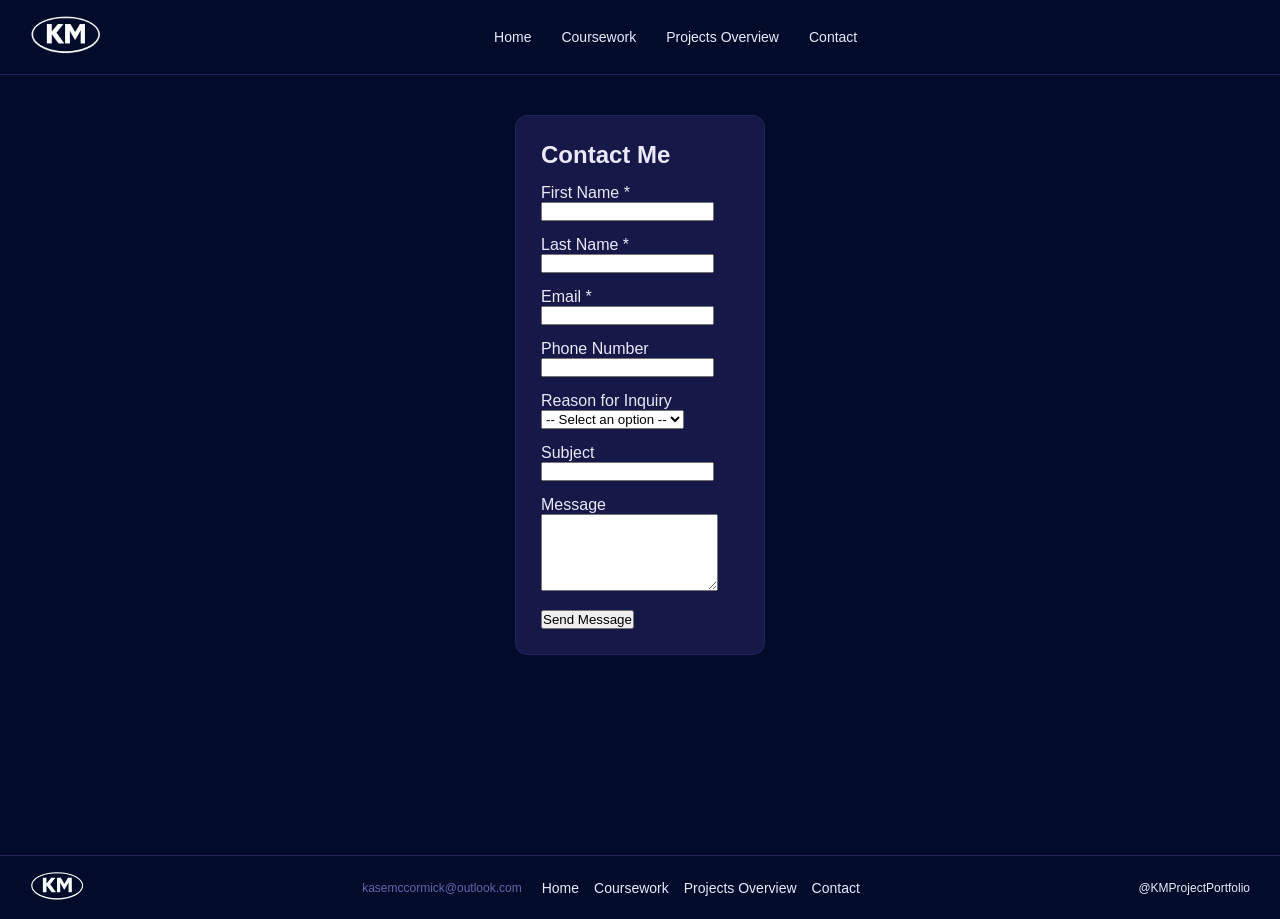
<file: contact.html>
<!DOCTYPE html>
<html lang="en">
<head>
    <meta charset="UTF-8">
    <meta name="description" content="Kase McCormick is a data analytics and science professional with hands on experience on developing Power Apps and Power BI projects.">
    <meta name="viewport" content="width=device-width, initial-scale=1.0">
    <title>Kase's Project Portfolio</title>
    <link rel="stylesheet" href="style.css">
</head>
<body>
    <header>
        <div class="logo"><img src="logo.png" alt="KM Logo"></div>
        <nav>
            <ul>
                <li><a href="index.html">Home</a></li>
                <li><a href="coursework.html">Coursework</a></li>
                <li class="dropdown">
                    <a href="projectsoverview.html" class="dropdown-toggle">Projects Overview</a>
                    <ul class="dropdown-menu">
                        <li><a href="powerapp.html">Power App Development</a></li>
                        <li><a href="powerbi.html">Power BI Development</a></li>
                    </ul>
                </li>
                <li><a href="contact.html">Contact</a></li>
            </ul>
        </nav>
        <!--
        <div class="search">
            <input type="text" placeholder="Search...">
        </div>
        -->
    </header>

<div class="container">
    <main>
<section id="contact" class=".contact-selection">


  <form class="contact-form" action="#" method="post" enctype="text/plain">
      <h2>Contact Me</h2>
    <!-- Name -->
    <div>
      <label for="first-name">First Name *</label><br>
      <input type="text" id="first-name" name="first-name" required>
    </div>

    <div>
      <label for="last-name">Last Name *</label><br>
      <input type="text" id="last-name" name="last-name" required>
    </div>

    <!-- Email -->
    <div>
      <label for="email">Email *</label><br>
      <input type="email" id="email" name="email" required>
    </div>

    <!-- Phone -->
    <div>
      <label for="phone">Phone Number</label><br>
      <input type="tel" id="phone" name="phone">
    </div>

    <!-- Reason for Inquiry -->
    <div>
      <label for="reason">Reason for Inquiry</label><br>
      <select id="reason" name="reason">
        <option value="">-- Select an option --</option>
        <option value="job">Job Opportunity</option>
        <option value="freelance">Freelance Work</option>
        <option value="collaboration">Collaboration</option>
        <option value="question">General Question</option>
      </select>
    </div>

    <!-- Subject -->
    <div>
      <label for="subject">Subject</label><br>
      <input type="text" id="subject" name="subject">
    </div>

    <!-- Message -->
    <div>
      <label for="message">Message</label><br>
      <textarea id="message" name="message" rows="5" required></textarea>
    </div>

    <!-- Submit -->
    <div>
      <button type="submit">Send Message</button>
    </div>

  </form>
  </section>
  </main>
  </div>
      <footer>
        <div class="footer-left"><img src="logo.png" alt="KM Logo"></div>
        <div class="footer-center">
            <a href="mailto:kasemccormick@outlook.com">kasemccormick@outlook.com</a>
            <nav>
                <a href="index.html">Home</a>
                <a href="coursework.html">Coursework</a>
                <a href="projectsoverview.html">Projects Overview</a>
                <a href="contact.html">Contact</a>
            </nav>
        </div>
        <div class="footer-right">@KMProjectPortfolio</div>
    </footer>
</body>
</html>
</file>
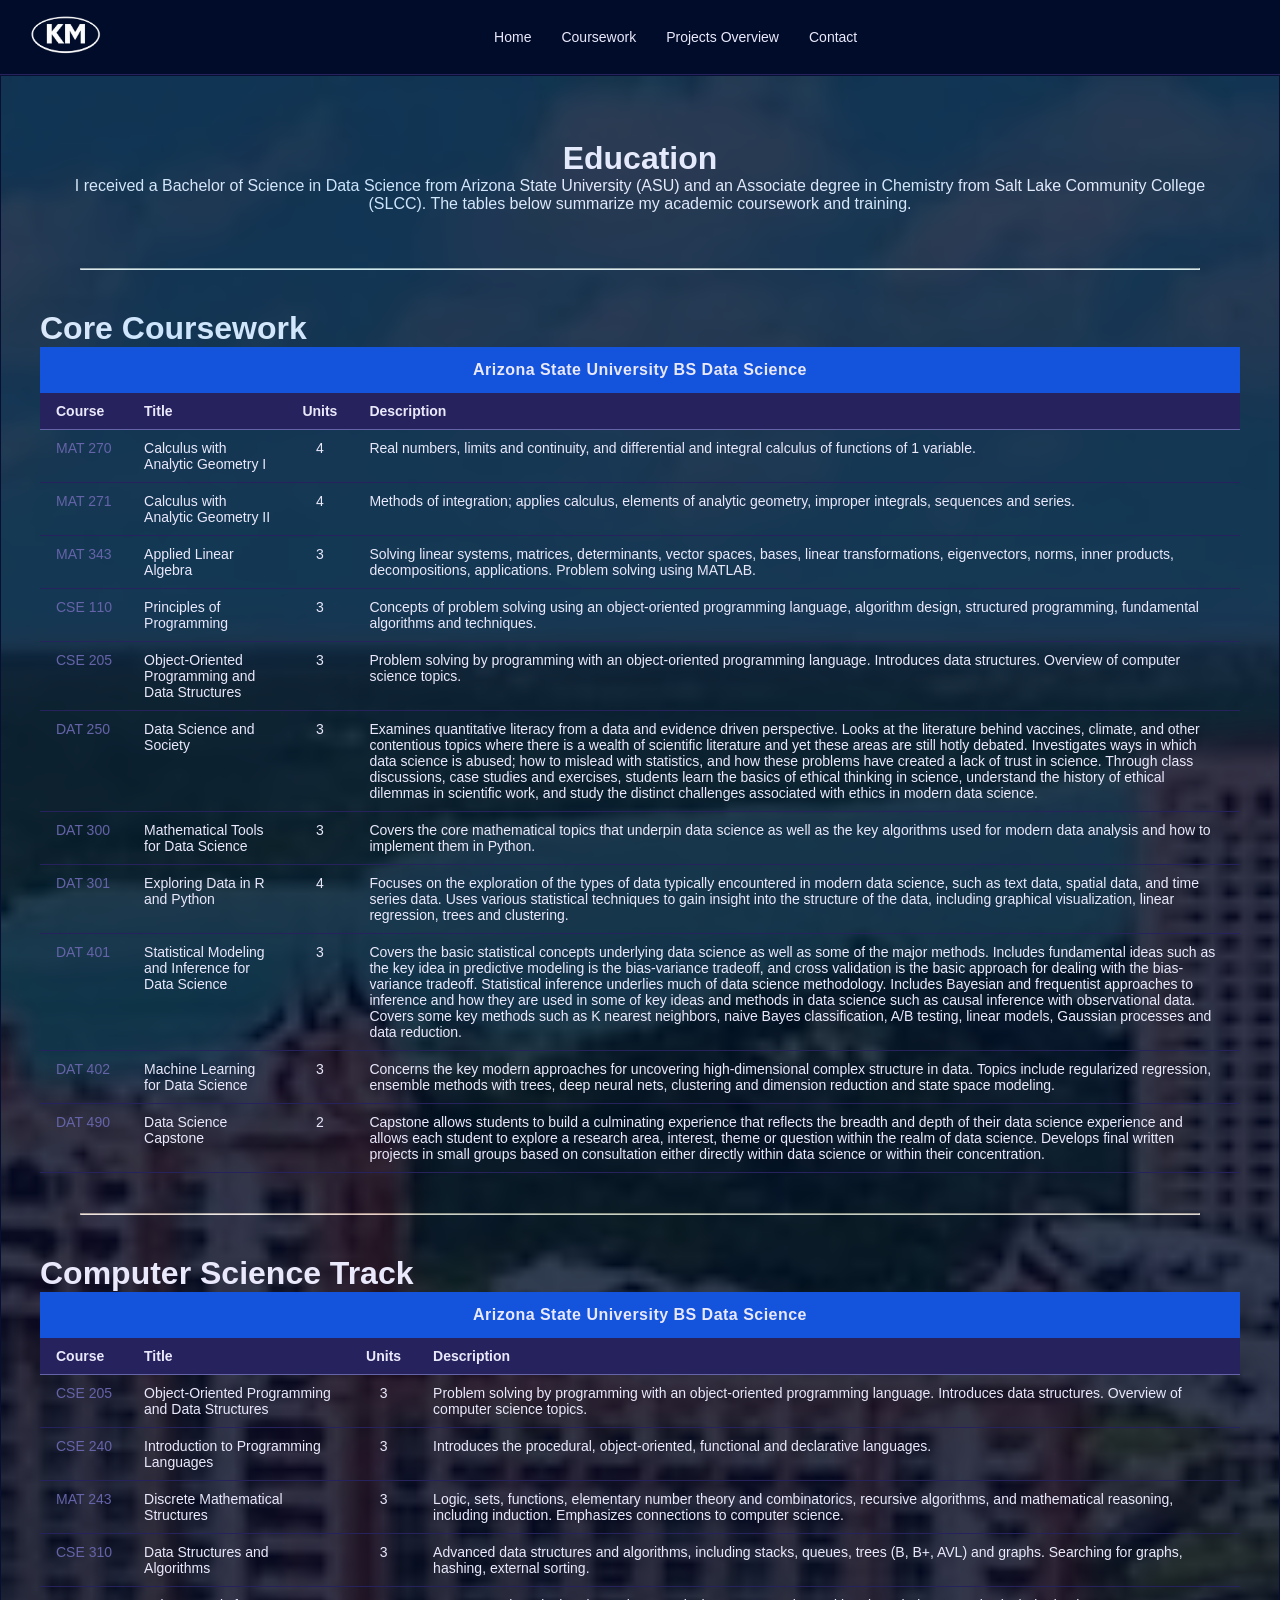
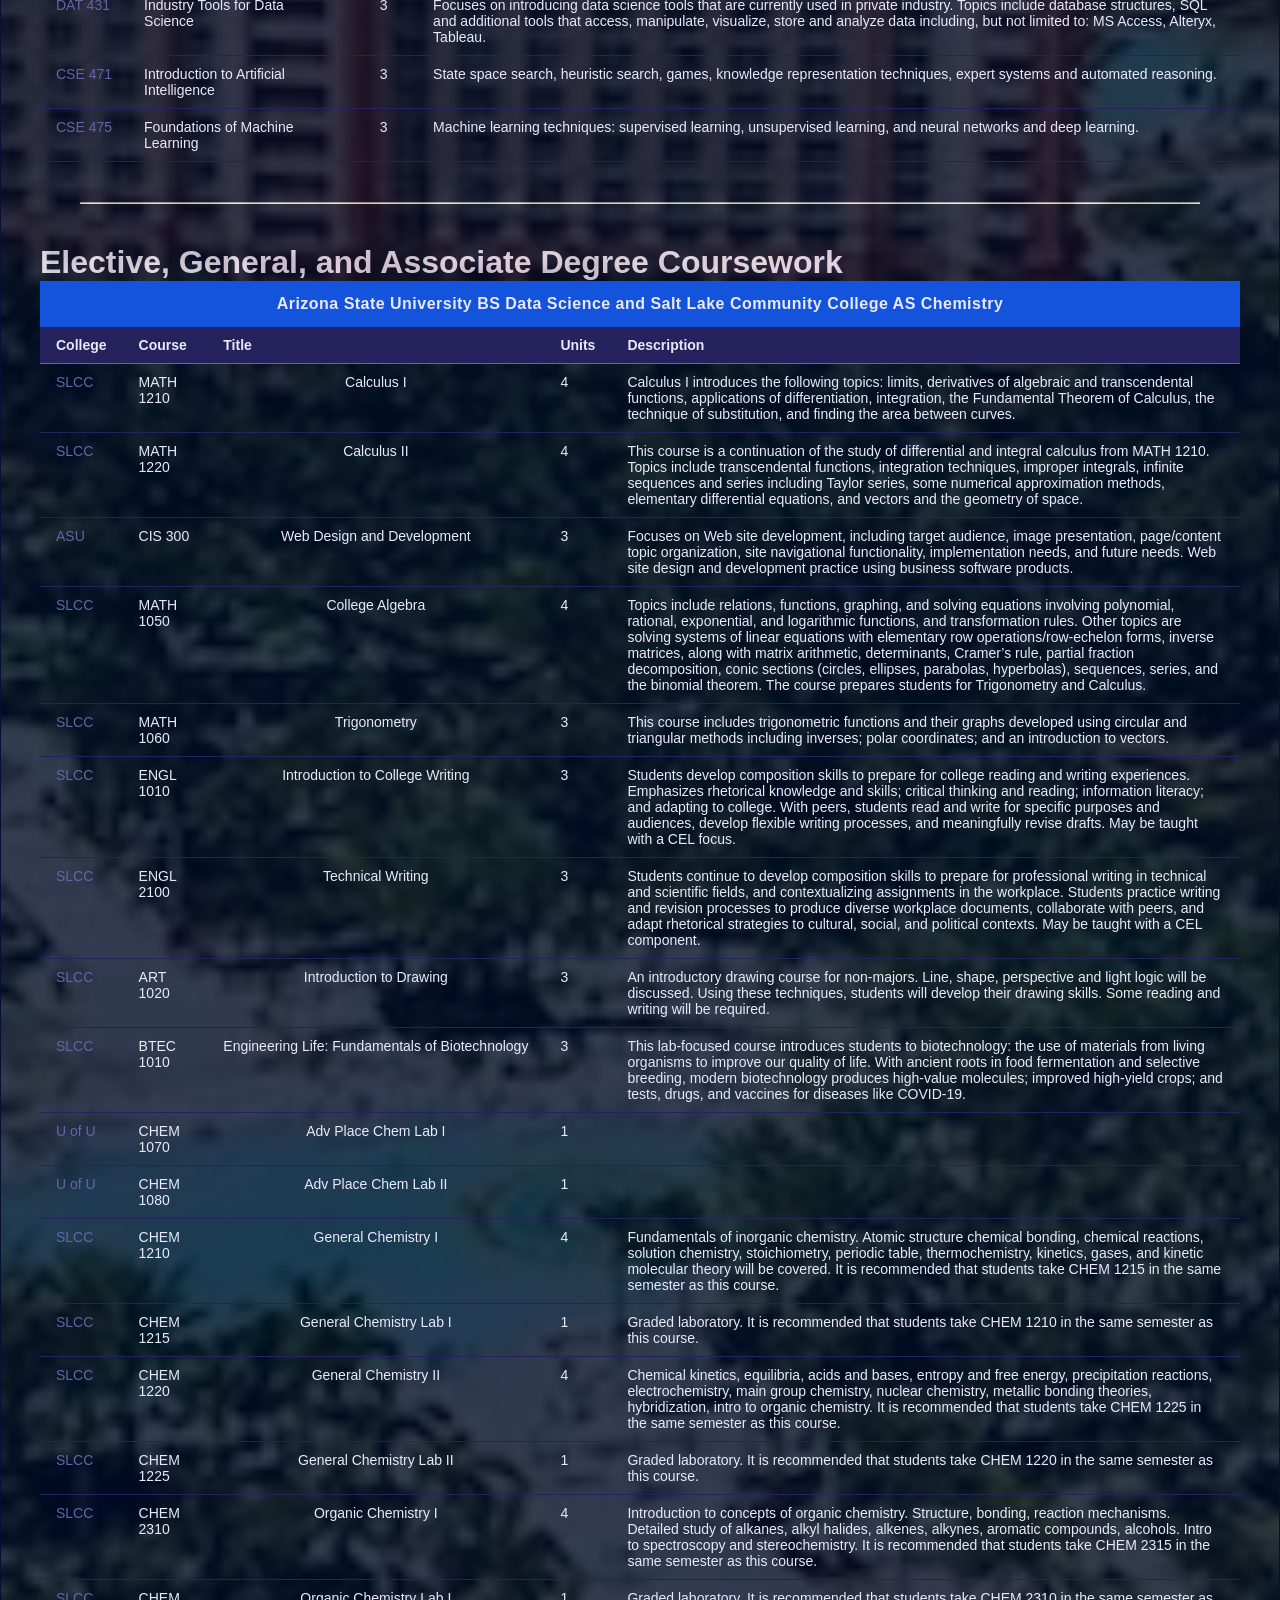
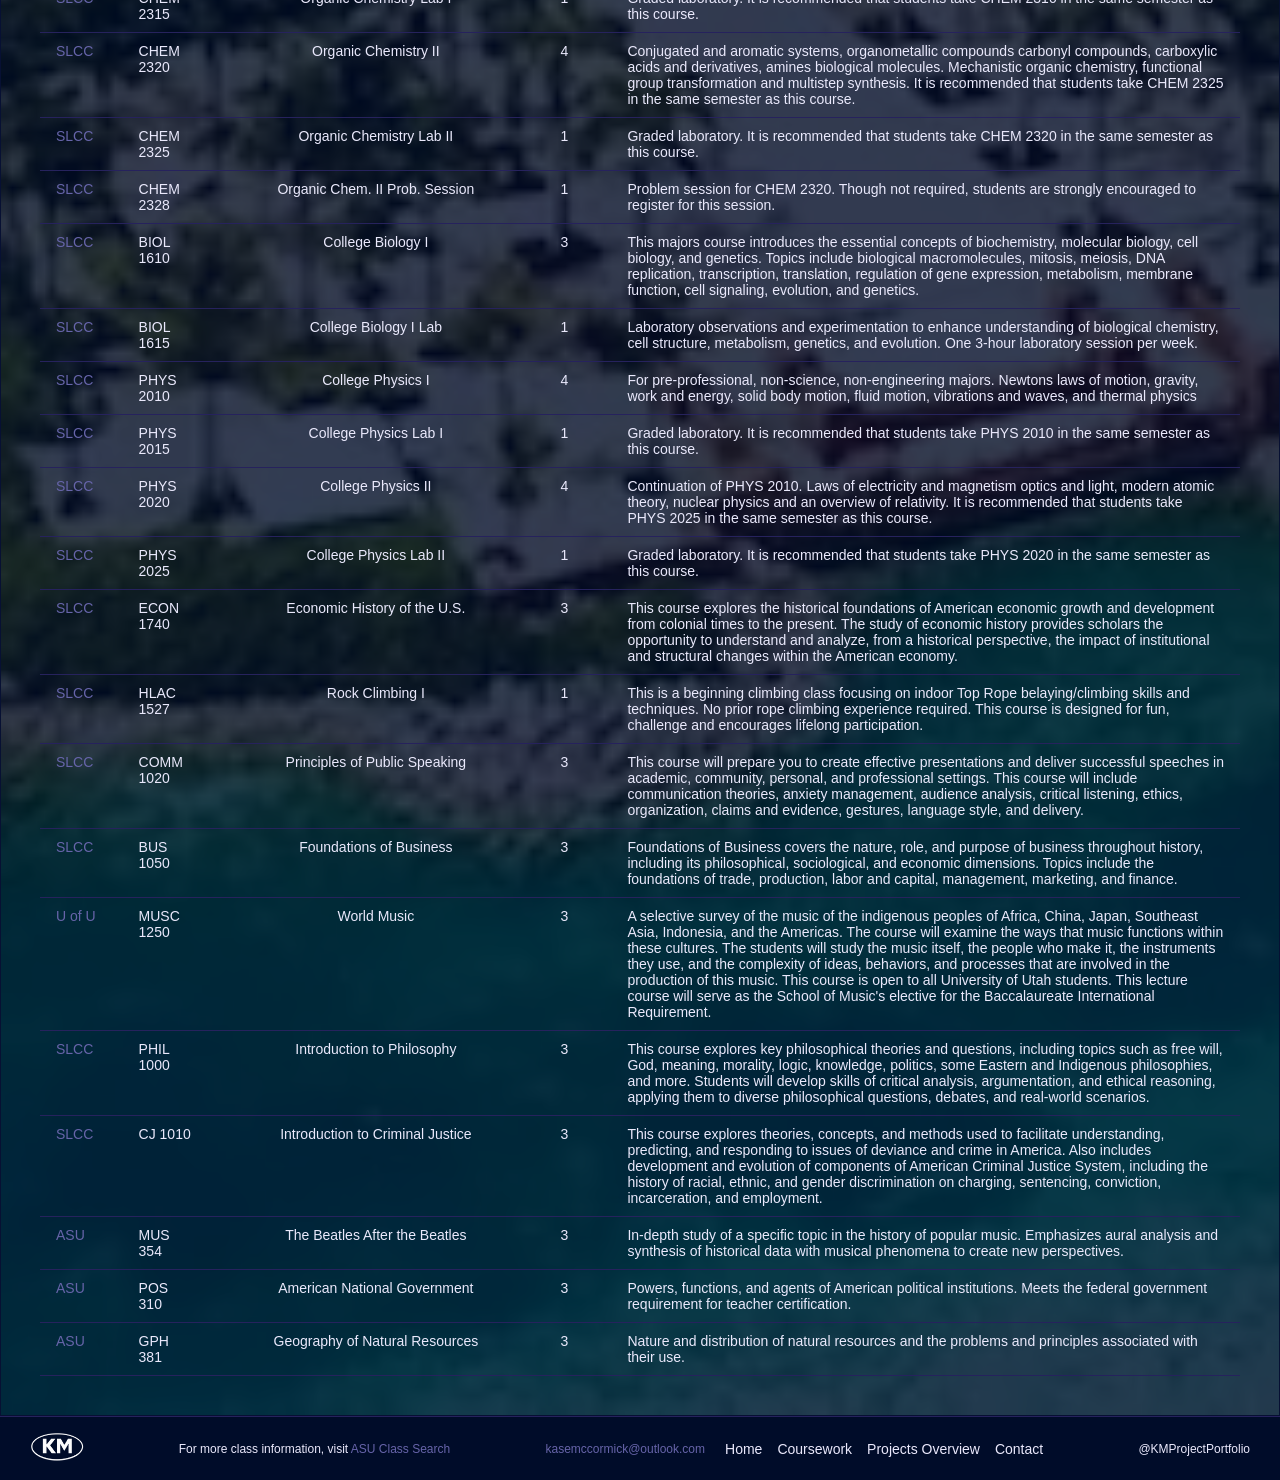
<file: coursework.html>
<!DOCTYPE html>
<html lang="en">
<head>
    <meta charset="UTF-8">
    <meta name="description" content="Kase McCormick is a data analytics and science professional with hands on experience on developing Power Apps and Power BI projects.">
    <meta name="viewport" content="width=device-width, initial-scale=1.0">
    <title>Coursework | Kase's Project Portfolio</title>
    <link rel="stylesheet" href="style.css">
</head>
<body>

    <header>
        <div class="logo"><img src="logo.png" alt="KM Logo"></div>
        <nav>
            <ul>
                <li><a href="index.html">Home</a></li>
                <li><a href="coursework.html">Coursework</a></li>
                <li class="dropdown">
                    <a href="projectsoverview.html" class="dropdown-toggle">Projects Overview</a>
                    <ul class="dropdown-menu">
                        <li><a href="powerapp.html">Power App Development</a></li>
                        <li><a href="powerbi.html">Power BI Development</a></li>
                    </ul>
                </li>
                <li><a href="contact.html">Contact</a></li>
            </ul>
        </nav>
        <!--
        <div class="search">
            <input type="text" placeholder="Search...">
        </div>
        -->
    </header>

    <div class="container">
        <main>
            <div class="education-intro">
                <h1>Education</h1>

                <p>
                    I received a Bachelor of Science in Data Science from Arizona State University (ASU)
                    and an Associate degree in Chemistry from Salt Lake Community College (SLCC).
                    The tables below summarize my academic coursework and training.
                </p>

            </div>

        <hr>

            <h1>Core Coursework</h1>

            <div class="hero">
                <img src="hero.jpg" alt="Hero Image">
            </div>

            <div class="coursework">
                <table class="course-table">
                    <thead>
                        <tr>
                            <th colspan="4">Arizona State University BS Data Science</th>
                        </tr>
                        <tr>
                            <th>Course</th>
                            <th>Title</th>
                            <th>Units</th>
                            <th>Description</th>
                        </tr>
                    </thead>
                    <tbody>
                        <tr>
                            <td>MAT 270</td>
                            <td>Calculus with Analytic Geometry I</td>
                            <td>4</td>
                            <td>Real numbers, limits and continuity, and differential and integral calculus of functions of 1 variable.</td>
                        </tr>
                        <tr>
                            <td>MAT 271</td>
                            <td>Calculus with Analytic Geometry II</td>
                            <td>4</td>
                            <td>Methods of integration; applies calculus, elements of analytic geometry, improper integrals, sequences and series.</td>
                        </tr>
                        <tr>
                            <td>MAT 343</td>
                            <td>Applied Linear Algebra</td>
                            <td>3</td>
                            <td>Solving linear systems, matrices, determinants, vector spaces, bases, linear transformations, eigenvectors, norms, inner products, decompositions, applications. Problem solving using MATLAB.</td>
                        </tr>
                        <tr>
                            <td>CSE 110</td>
                            <td>Principles of Programming</td>
                            <td>3</td>
                            <td>Concepts of problem solving using an object-oriented programming language, algorithm design, structured programming, fundamental algorithms and techniques.</td>
                        </tr>
                        <tr>
                            <td>CSE 205</td>
                            <td>Object-Oriented Programming and Data Structures</td>
                            <td>3</td>
                            <td>Problem solving by programming with an object-oriented programming language. Introduces data structures. Overview of computer science topics.</td>
                        </tr>
                        <tr>
                            <td>DAT 250</td>
                            <td>Data Science and Society</td>
                            <td>3</td>
                            <td>Examines quantitative literacy from a data and evidence driven perspective. Looks at the literature behind vaccines, climate, and other contentious topics where there is a wealth of scientific literature and yet these areas are still hotly debated. Investigates ways in which data science is abused; how to mislead with statistics, and how these problems have created a lack of trust in science. Through class discussions, case studies and exercises, students learn the basics of ethical thinking in science, understand the history of ethical dilemmas in scientific work, and study the distinct challenges associated with ethics in modern data science.</td>
                        </tr>
                        <tr>
                            <td>DAT 300</td>
                            <td>Mathematical Tools for Data Science</td>
                            <td>3</td>
                            <td>Covers the core mathematical topics that underpin data science as well as the key algorithms used for modern data analysis and how to implement them in Python.</td>
                        </tr>
                        <tr>
                            <td>DAT 301</td>
                            <td>Exploring Data in R and Python</td>
                            <td>4</td>
                            <td>Focuses on the exploration of the types of data typically encountered in modern data science, such as text data, spatial data, and time series data. Uses various statistical techniques to gain insight into the structure of the data, including graphical visualization, linear regression, trees and clustering.</td>
                        </tr>
                        <tr>
                            <td>DAT 401</td>
                            <td>Statistical Modeling and Inference for Data Science</td>
                            <td>3</td>
                            <td>Covers the basic statistical concepts underlying data science as well as some of the major methods. Includes fundamental ideas such as the key idea in predictive modeling is the bias-variance tradeoff, and cross validation is the basic approach for dealing with the bias-variance tradeoff. Statistical inference underlies much of data science methodology. Includes Bayesian and frequentist approaches to inference and how they are used in some of key ideas and methods in data science such as causal inference with observational data. Covers some key methods such as K nearest neighbors, naive Bayes classification, A/B testing, linear models, Gaussian processes and data reduction. </td>
                        </tr>
                        <tr>
                            <td>DAT 402</td>
                            <td>Machine Learning for Data Science</td>
                            <td>3</td>
                            <td>Concerns the key modern approaches for uncovering high-dimensional complex structure in data. Topics include regularized regression, ensemble methods with trees, deep neural nets, clustering and dimension reduction and state space modeling.</td>
                        </tr>
                        <tr>
                            <td>DAT 490</td>
                            <td>Data Science Capstone</td>
                            <td>2</td>
                            <td>Capstone allows students to build a culminating experience that reflects the breadth and depth of their data science experience and allows each student to explore a research area, interest, theme or question within the realm of data science. Develops final written projects in small groups based on consultation either directly within data science or within their concentration.</td>
                        </tr>
                    </tbody>
                </table>
            </div>

            <hr>

            <div class="coursework">
                <h1>Computer Science Track</h1>
                <table class="course-table">
                    <thead>
                        <tr>
                            <th colspan="4">Arizona State University BS Data Science</th>
                        </tr>
                        <tr>
                            <th>Course</th>
                            <th>Title</th>
                            <th>Units</th>
                            <th>Description</th>
                        </tr>
                    </thead>
                    <tbody>
                        <tr>
                            <td>CSE 205</td>
                            <td>Object-Oriented Programming and Data Structures</td>
                            <td>3</td>
                            <td>Problem solving by programming with an object-oriented programming language. Introduces data structures. Overview of computer science topics.</td>
                        </tr>
                        <tr>
                            <td>CSE 240</td>
                            <td>Introduction to Programming Languages</td>
                            <td>3</td>
                            <td>Introduces the procedural, object-oriented, functional and declarative languages.</td>
                        </tr>
                        <tr>
                            <td>MAT 243</td>
                            <td>Discrete Mathematical Structures</td>
                            <td>3</td>
                            <td>Logic, sets, functions, elementary number theory and combinatorics, recursive algorithms, and mathematical reasoning, including induction. Emphasizes connections to computer science.</td>
                        </tr>
                        <tr>
                            <td>CSE 310</td>
                            <td>Data Structures and Algorithms</td>
                            <td>3</td>
                            <td>Advanced data structures and algorithms, including stacks, queues, trees (B, B+, AVL) and graphs. Searching for graphs, hashing, external sorting.</td>
                        </tr>
                        <tr>
                            <td>DAT 431</td>
                            <td>Industry Tools for Data Science</td>
                            <td>3</td>
                            <td>Focuses on introducing data science tools that are currently used in private industry. Topics include database structures, SQL and additional tools that access, manipulate, visualize, store and analyze data including, but not limited to: MS Access, Alteryx, Tableau.</td>
                        </tr>
                        <tr>
                            <td>CSE 471</td>
                            <td>Introduction to Artificial Intelligence</td>
                            <td>3</td>
                            <td>State space search, heuristic search, games, knowledge representation techniques, expert systems and automated reasoning.</td>
                        </tr>
                        <tr>
                            <td>CSE 475</td>
                            <td>Foundations of Machine Learning</td>
                            <td>3</td>
                            <td>Machine learning techniques: supervised learning, unsupervised learning, and neural networks and deep learning.</td>
                        </tr>

                    </tbody>
                </table>
            </div>

            <hr>

            <h1>Elective, General, and Associate Degree Coursework</h1>

            <div class="coursework">
                <table class="course-table">
                    <thead>
                        <tr>
                            <th colspan="5">Arizona State University BS Data Science and Salt Lake Community College AS Chemistry</th>
                        </tr>
                        <tr>
                            <th>College</th>
                            <th>Course</th>
                            <th>Title</th>
                            <th>Units</th>
                            <th>Description</th>
                        </tr>
                    </thead>
                    <tbody>
                        <tr>
                            <td>SLCC</td>
                            <td>MATH 1210</td>
                            <td>Calculus I</td>
                            <td>4</td>
                            <td>Calculus I introduces the following topics: limits, derivatives of algebraic and transcendental functions, applications of differentiation, integration, the Fundamental Theorem of Calculus, the technique of substitution, and finding the area between curves.</td>
                        </tr>
                        <tr>
                            <td>SLCC</td>
                            <td>MATH 1220</td>
                            <td>Calculus II</td>
                            <td>4</td>
                            <td>This course is a continuation of the study of differential and integral calculus from MATH 1210. Topics include transcendental functions, integration techniques, improper integrals, infinite sequences and series including Taylor series, some numerical approximation methods, elementary differential equations, and vectors and the geometry of space. </td>
                        </tr>                        
                        <tr>
                            <td>ASU</td>
                            <td>CIS 300</td>
                            <td>Web Design and Development</td>
                            <td>3</td>
                            <td>Focuses on Web site development, including target audience, image presentation, page/content topic organization, site navigational functionality, implementation needs, and future needs. Web site design and development practice using business software products.</td>
                        </tr>
                        <tr>
                            <td>SLCC</td>
                            <td>MATH 1050</td>
                            <td>College Algebra</td>
                            <td>4</td>
                            <td>Topics include relations, functions, graphing, and solving equations involving polynomial, rational, exponential, and logarithmic functions, and transformation rules. Other topics are solving systems of linear equations with elementary row operations/row-echelon forms, inverse matrices, along with matrix arithmetic, determinants, Cramer’s rule, partial fraction decomposition, conic sections (circles, ellipses, parabolas, hyperbolas), sequences, series, and the binomial theorem. The course prepares students for Trigonometry and Calculus.</td>
                        </tr>
                        <tr>
                            <td>SLCC</td>
                            <td>MATH 1060</td>
                            <td>Trigonometry</td>
                            <td>3</td>
                            <td>This course includes trigonometric functions and their graphs developed using circular and triangular methods including inverses; polar coordinates; and an introduction to vectors.</td>
                        </tr>
                        <tr>
                            <td>SLCC</td>
                            <td>ENGL 1010</td>
                            <td>Introduction to College Writing</td>
                            <td>3</td>
                            <td>Students develop composition skills to prepare for college reading and writing experiences. Emphasizes rhetorical knowledge and skills; critical thinking and reading; information literacy; and adapting to college. With peers, students read and write for specific purposes and audiences, develop flexible writing processes, and meaningfully revise drafts. May be taught with a CEL focus.</td>
                        </tr>
                        <tr>
                            <td>SLCC</td>
                            <td>ENGL 2100</td>
                            <td>Technical Writing</td>
                            <td>3</td>
                            <td>Students continue to develop composition skills to prepare for professional writing in technical and scientific fields, and contextualizing assignments in the workplace. Students practice writing and revision processes to produce diverse workplace documents, collaborate with peers, and adapt rhetorical strategies to cultural, social, and political contexts. May be taught with a CEL component.</td>
                        </tr>
                        <tr>
                            <td>SLCC</td>
                            <td>ART 1020</td>
                            <td>Introduction to Drawing</td>
                            <td>3</td>
                            <td>An introductory drawing course for non-majors. Line, shape, perspective and light logic will be discussed. Using these techniques, students will develop their drawing skills. Some reading and writing will be required.</td>
                        </tr>
                        <tr>
                            <td>SLCC</td>
                            <td>BTEC 1010</td>
                            <td>Engineering Life: Fundamentals of Biotechnology</td>
                            <td>3</td>
                            <td>This lab-focused course introduces students to biotechnology: the use of materials from living organisms to improve our quality of life. With ancient roots in food fermentation and selective breeding, modern biotechnology produces high-value molecules; improved high-yield crops; and tests, drugs, and vaccines for diseases like COVID-19.</td>
                        </tr>
                        <tr>
                            <td>U of U</td>
                            <td>CHEM 1070</td>
                            <td>Adv Place Chem Lab I</td>
                            <td>1</td>
                            <td></td>
                        </tr>
                        <tr>
                            <td>U of U</td>
                            <td>CHEM 1080</td>
                            <td>Adv Place Chem Lab II</td>
                            <td>1</td>
                            <td></td>
                        </tr>
                        <tr>
                            <td>SLCC</td>
                            <td>CHEM 1210</td>
                            <td>General Chemistry I</td>
                            <td>4</td>
                            <td>Fundamentals of inorganic chemistry. Atomic structure chemical bonding, chemical reactions, solution chemistry, stoichiometry, periodic table, thermochemistry, kinetics, gases, and kinetic molecular theory will be covered. It is recommended that students take CHEM 1215 in the same semester as this course.</td>
                        </tr>
                        <tr>
                            <td>SLCC</td>
                            <td>CHEM 1215</td>
                            <td>General Chemistry Lab I</td>
                            <td>1</td>
                            <td>Graded laboratory. It is recommended that students take CHEM 1210 in the same semester as this course.</td>
                        </tr>
                        <tr>
                            <td>SLCC</td>
                            <td>CHEM 1220</td>
                            <td>General Chemistry II</td>
                            <td>4</td>
                            <td>Chemical kinetics, equilibria, acids and bases, entropy and free energy, precipitation reactions, electrochemistry, main group chemistry, nuclear chemistry, metallic bonding theories, hybridization, intro to organic chemistry. It is recommended that students take CHEM 1225 in the same semester as this course.</td>
                        </tr>
                        <tr>
                            <td>SLCC</td>
                            <td>CHEM 1225</td>
                            <td>General Chemistry Lab II</td>
                            <td>1</td>
                            <td>Graded laboratory. It is recommended that students take CHEM 1220 in the same semester as this course.</td>
                        </tr>
                        <tr>
                            <td>SLCC</td>
                            <td>CHEM 2310</td>
                            <td>Organic Chemistry I</td>
                            <td>4</td>
                            <td>Introduction to concepts of organic chemistry. Structure, bonding, reaction mechanisms. Detailed study of alkanes, alkyl halides, alkenes, alkynes, aromatic compounds, alcohols. Intro to spectroscopy and stereochemistry. It is recommended that students take CHEM 2315 in the same semester as this course.</td>
                        </tr>
                        <tr>
                            <td>SLCC</td>
                            <td>CHEM 2315</td>
                            <td>Organic Chemistry Lab I</td>
                            <td>1</td>                            
                            <td>Graded laboratory. It is recommended that students take CHEM 2310 in the same semester as this course.</td>
                        </tr>
                        <tr>
                            <td>SLCC</td>
                            <td>CHEM 2320</td>
                            <td>Organic Chemistry II</td>
                            <td>4</td>                            
                            <td>Conjugated and aromatic systems, organometallic compounds carbonyl compounds, carboxylic acids and derivatives, amines biological molecules. Mechanistic organic chemistry, functional group transformation and multistep synthesis. It is recommended that students take CHEM 2325 in the same semester as this course.</td>
                        </tr>
                        <tr>
                            <td>SLCC</td>
                            <td>CHEM 2325</td>
                            <td>Organic Chemistry Lab II</td>
                            <td>1</td>
                            <td>Graded laboratory. It is recommended that students take CHEM 2320 in the same semester as this course.</td>
                        </tr>
                        <tr>
                            <td>SLCC</td>
                            <td>CHEM 2328</td>
                            <td>Organic Chem. II Prob. Session</td>
                            <td>1</td>
                            <td>Problem session for CHEM 2320. Though not required, students are strongly encouraged to register for this session.</td>                            
                        </tr>
                        <tr>
                            <td>SLCC</td>
                            <td>BIOL 1610</td>
                            <td>College Biology I</td>
                            <td>3</td>
                            <td>This majors course introduces the essential concepts of biochemistry, molecular biology, cell biology, and genetics.  Topics include biological macromolecules, mitosis, meiosis, DNA replication, transcription, translation, regulation of gene expression, metabolism, membrane function, cell signaling, evolution, and genetics.</td>                             
                        </tr>
                        <tr>
                            <td>SLCC</td>
                            <td>BIOL 1615</td>
                            <td>College Biology I Lab</td>
                            <td>1</td>                        
                            <td>Laboratory observations and experimentation to enhance understanding of biological chemistry, cell structure, metabolism, genetics, and evolution. One 3-hour laboratory session per week.</td>
                        </tr>
                        <tr>
                            <td>SLCC</td>
                            <td>PHYS 2010</td>
                            <td>College Physics I</td>
                            <td>4</td>
                            <td>For pre-professional, non-science, non-engineering majors. Newtons laws of motion, gravity, work and energy, solid body motion, fluid motion, vibrations and waves, and thermal physics</td>
                        </tr>
                        <tr>
                            <td>SLCC</td>
                            <td>PHYS 2015</td>
                            <td>College Physics Lab I</td>
                            <td>1</td>
                            <td>Graded laboratory. It is recommended that students take PHYS 2010 in the same semester as this course.</td>
                        </tr>
                        <tr>
                            <td>SLCC</td>
                            <td>PHYS 2020</td>
                            <td>College Physics II</td>
                            <td>4</td>
                            <td>Continuation of PHYS 2010. Laws of electricity and magnetism optics and light, modern atomic theory, nuclear physics and an overview of relativity. It is recommended that students take PHYS 2025 in the same semester as this course.</td>
                        </tr>
                        <tr>
                            <td>SLCC</td>
                            <td>PHYS 2025</td>
                            <td>College Physics Lab II</td>
                            <td>1</td>
                            <td>Graded laboratory. It is recommended that students take PHYS 2020 in the same semester as this course.</td>
                        </tr>
                        <tr>
                            <td>SLCC</td>
                            <td>ECON 1740</td>
                            <td>Economic History of the U.S.</td>
                            <td>3</td>
                            <td>This course explores the historical foundations of American economic growth and development from colonial times to the present. The study of economic history provides scholars the opportunity to understand and analyze, from a historical perspective, the impact of institutional and structural changes within the American economy.</td>
                        </tr>              
                        <tr>
                            <td>SLCC</td>
                            <td>HLAC 1527</td>
                            <td>Rock Climbing I</td>
                            <td>1</td>
                            <td>This is a beginning climbing class focusing on indoor Top Rope belaying/climbing skills and techniques. No prior rope climbing experience required. This course is designed for fun, challenge and encourages lifelong participation.</td>
                        </tr>
                        <tr>
                            <td>SLCC</td>
                            <td>COMM 1020</td>
                            <td>Principles of Public Speaking</td>
                            <td>3</td>
                            <td>This course will prepare you to create effective presentations and deliver successful speeches in academic, community, personal, and professional settings. This course will include communication theories, anxiety management, audience analysis, critical listening, ethics, organization, claims and evidence, gestures, language style, and delivery.</td>
                        </tr>
                        <tr>
                            <td>SLCC</td>
                            <td>BUS 1050</td>
                            <td>Foundations of Business</td>
                            <td>3</td>
                            <td>Foundations of Business covers the nature, role, and purpose of business throughout history, including its philosophical, sociological, and economic dimensions. Topics include the foundations of trade, production, labor and capital, management, marketing, and finance.</td>
                        </tr>
                        <tr>
                            <td>U of U</td>
                            <td>MUSC 1250</td>
                            <td>World Music</td>
                            <td>3</td>
                            <td>A selective survey of the music of the indigenous peoples of Africa, China, Japan, Southeast Asia, Indonesia, and the Americas. The course will examine the ways that music functions within these cultures. The students will study the music itself, the people who make it, the instruments they use, and the complexity of ideas, behaviors, and processes that are involved in the production of this music. This course is open to all University of Utah students. This lecture course will serve as the School of Music's elective for the Baccalaureate International Requirement.</td>
                        </tr>
                        <tr>
                            <td>SLCC</td>
                            <td>PHIL 1000</td>
                            <td>Introduction to Philosophy</td>
                            <td>3</td>
                            <td>This course explores key philosophical theories and questions, including topics such as free will, God, meaning, morality, logic, knowledge, politics, some Eastern and Indigenous philosophies, and more. Students will develop skills of critical analysis, argumentation, and ethical reasoning, applying them to diverse philosophical questions, debates, and real-world scenarios. </td>
                        </tr>
                        <tr>
                            <td>SLCC</td>
                            <td>CJ 1010</td>
                            <td>Introduction to Criminal Justice</td>
                            <td>3</td>
                            <td>This course explores theories, concepts, and methods used to facilitate understanding, predicting, and responding to issues of deviance and crime in America. Also includes development and evolution of components of American Criminal Justice System, including the history of racial, ethnic, and gender discrimination on charging, sentencing, conviction, incarceration, and employment.</td>
                        </tr>
                        <tr>
                            <td>ASU</td>
                            <td>MUS 354</td>
                            <td>The Beatles After the Beatles</td>
                            <td>3</td>
                            <td>In-depth study of a specific topic in the history of popular music. Emphasizes aural analysis and synthesis of historical data with musical phenomena to create new perspectives.</td>
                        </tr>
                        <tr>
                            <td>ASU</td>
                            <td>POS 310</td>
                            <td>American National Government</td>
                            <td>3</td>
                            <td>Powers, functions, and agents of American political institutions. Meets the federal government requirement for teacher certification.</td>
                        </tr>
                        <tr>
                            <td>ASU</td>
                            <td>GPH 381</td>
                            <td>Geography of Natural Resources</td>
                            <td>3</td>
                            <td>Nature and distribution of natural resources and the problems and principles associated with their use.</td>
                        </tr>
                    </tbody>
                </table>
            </div>
        </main>
    </div>

    <!-- FOOTER -->
    <footer>
        <div class="footer-left"><img src="logo.png" alt="KM Logo"></div>
        <p>
            For more class information, visit <a href="https://catalog.apps.asu.edu/catalog/classes" target="_blank" rel="noopener noreferrer">ASU Class Search</a>
        </p>        
        <div class="footer-center">
            <a href="mailto:kasemccormick@outlook.com">kasemccormick@outlook.com</a>
            <nav>
                <a href="index.html">Home</a>
                <a href="coursework.html">Coursework</a>
                <a href="projectsoverview.html">Projects Overview</a>
                <a href="contact.html">Contact</a>
            </nav>
        </div>
        <div class="footer-right">@KMProjectPortfolio</div>
    </footer>

</body>
</html>
</file>
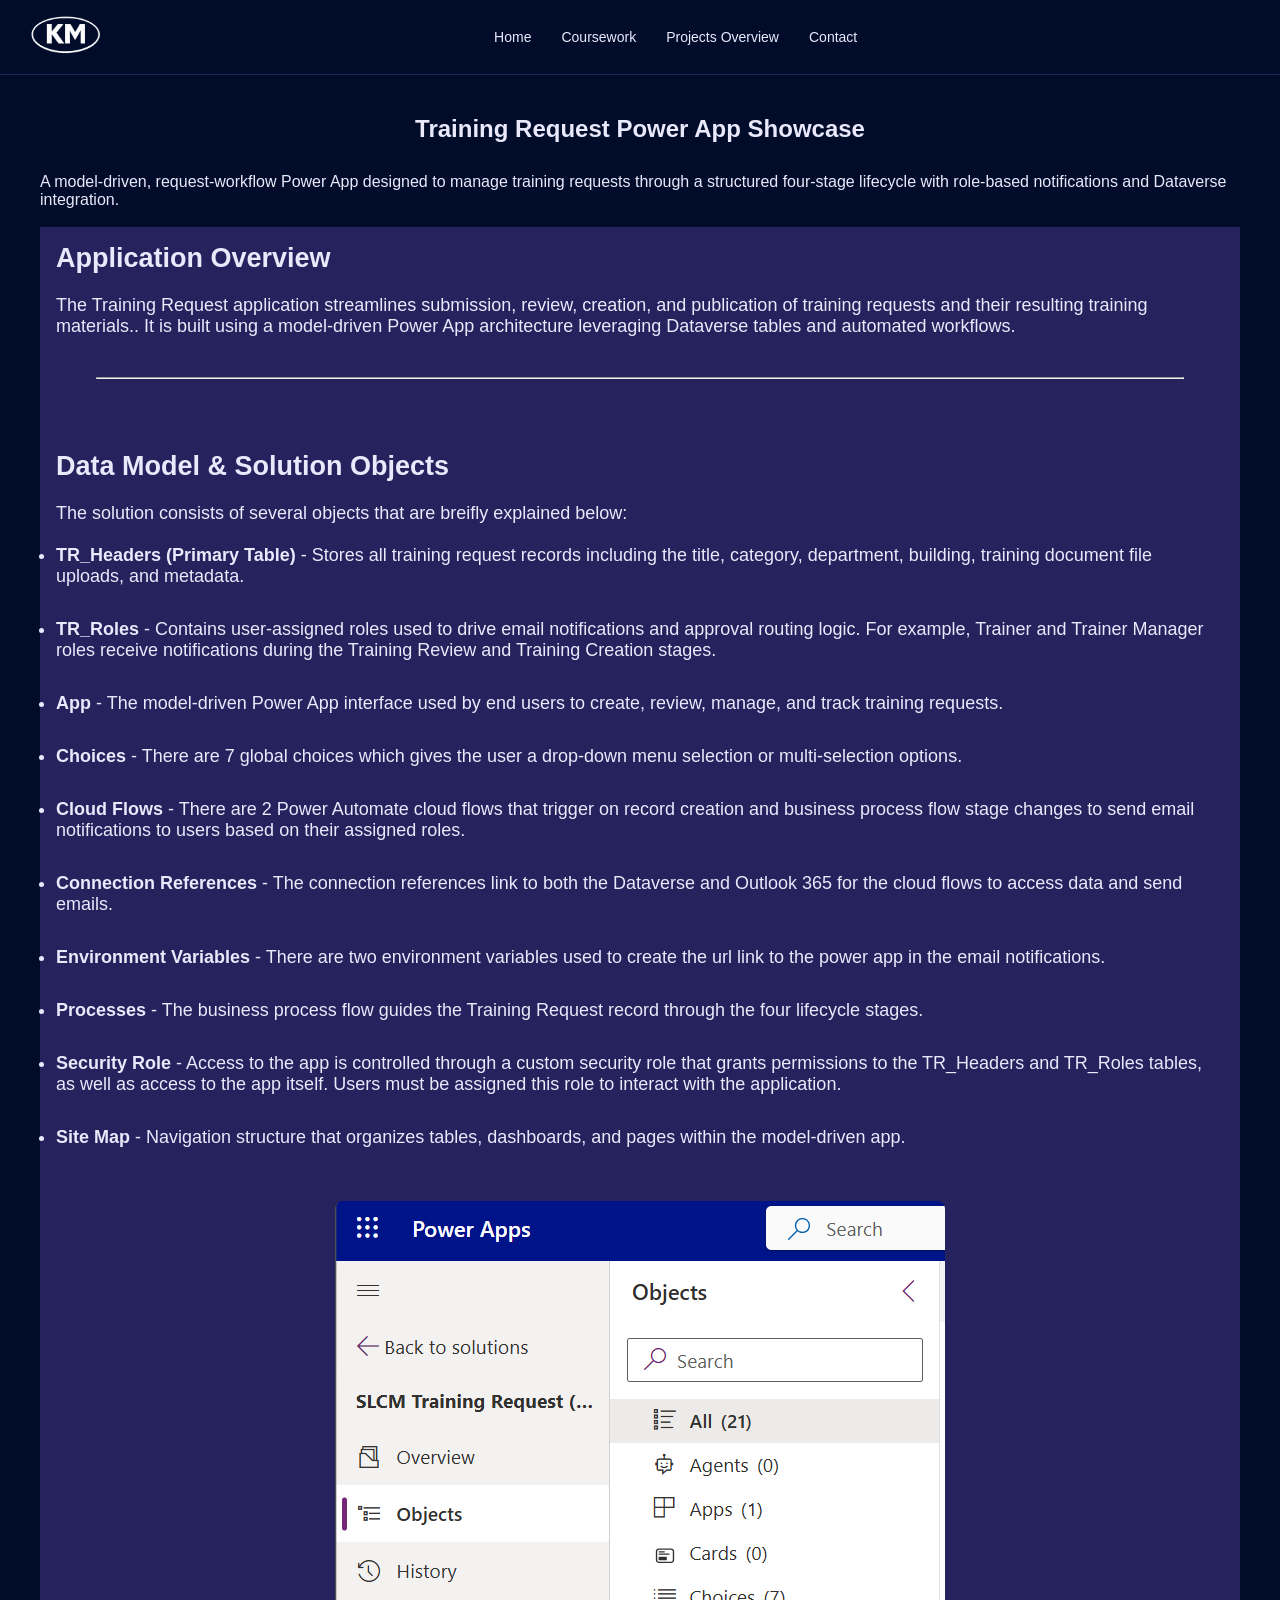
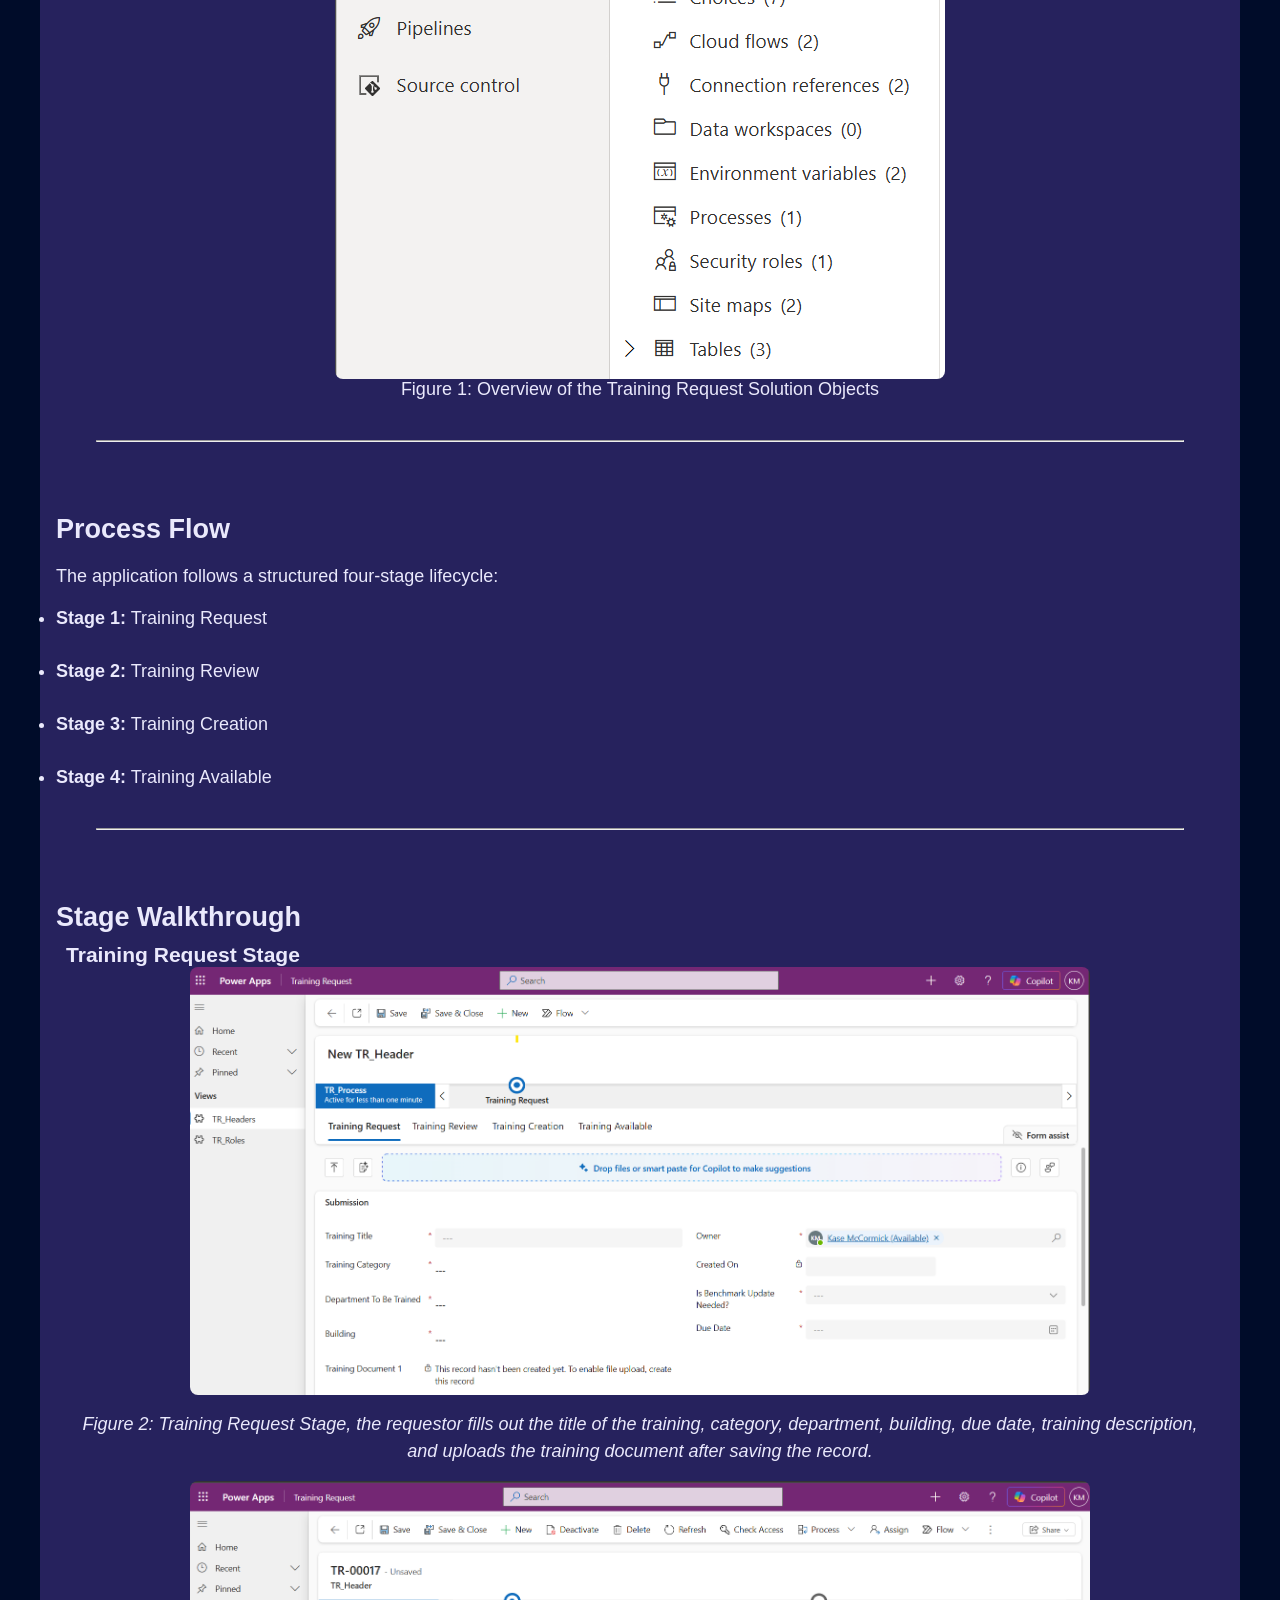
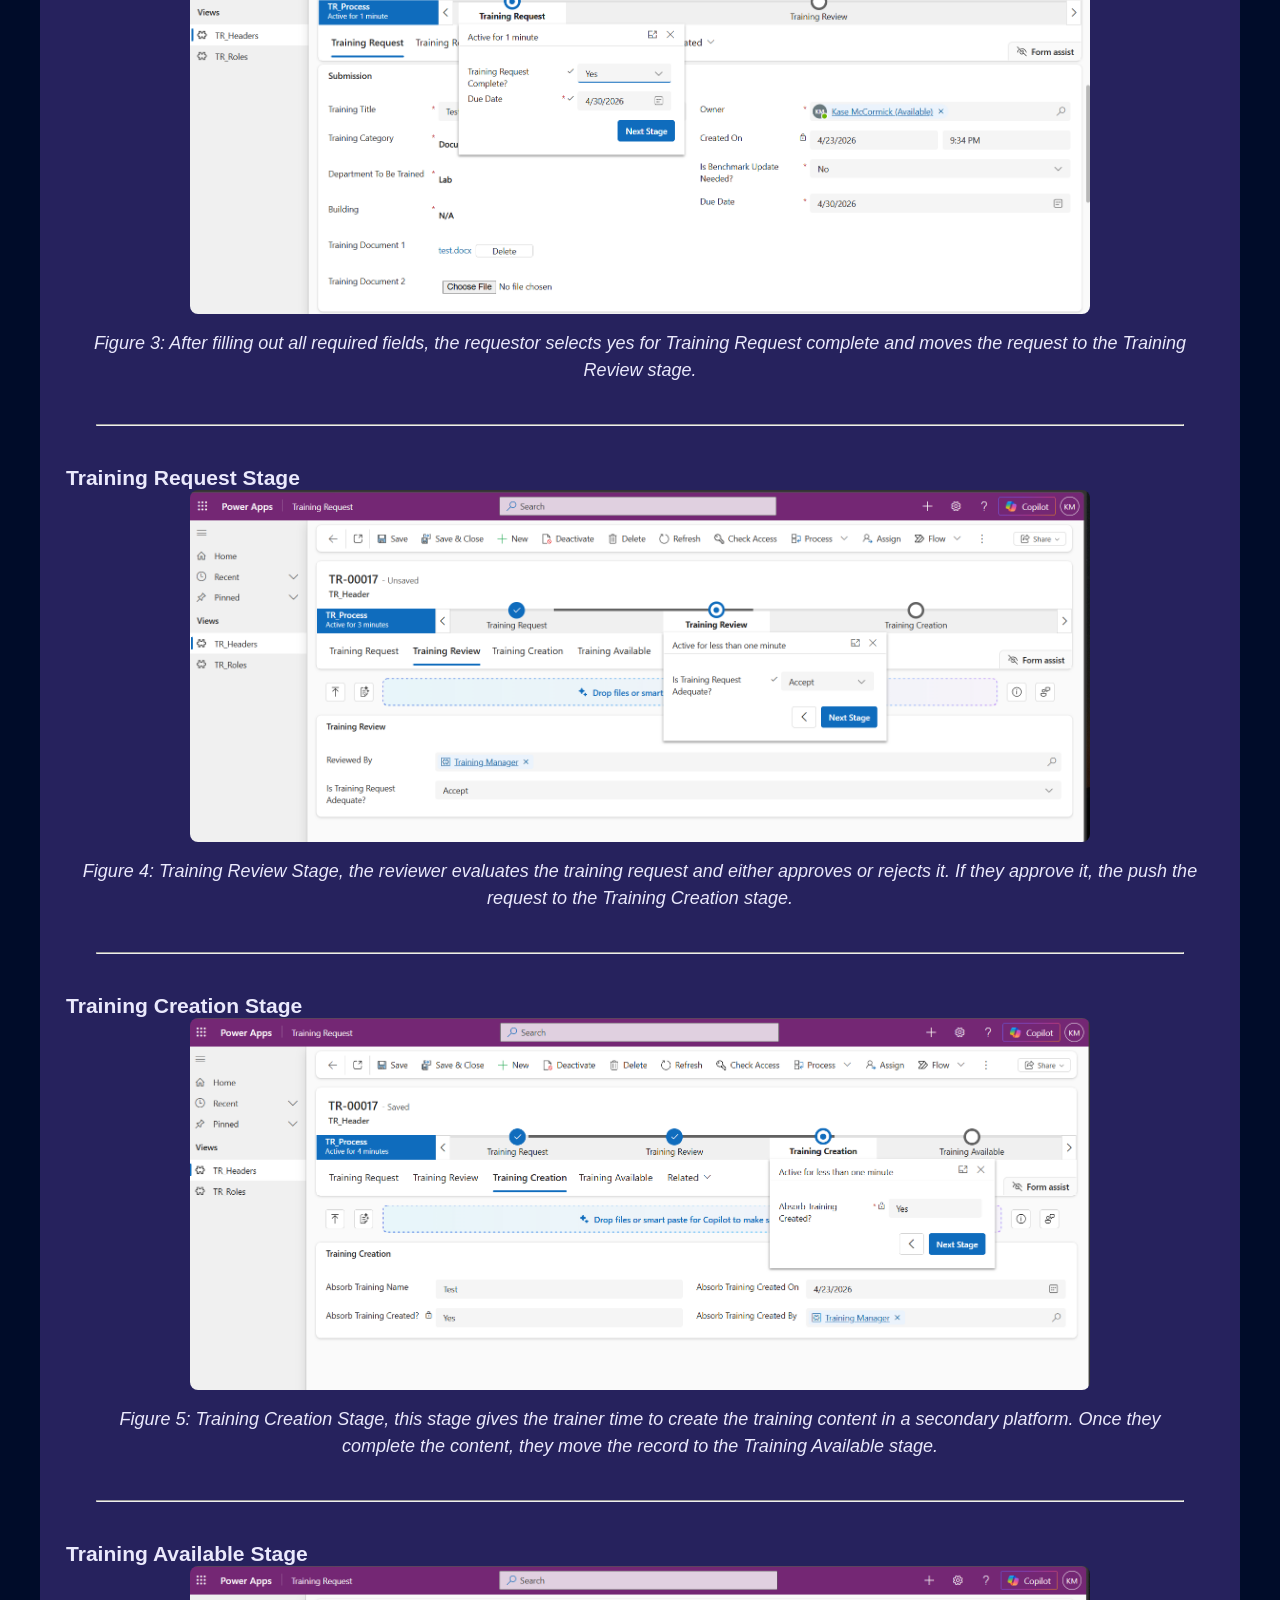
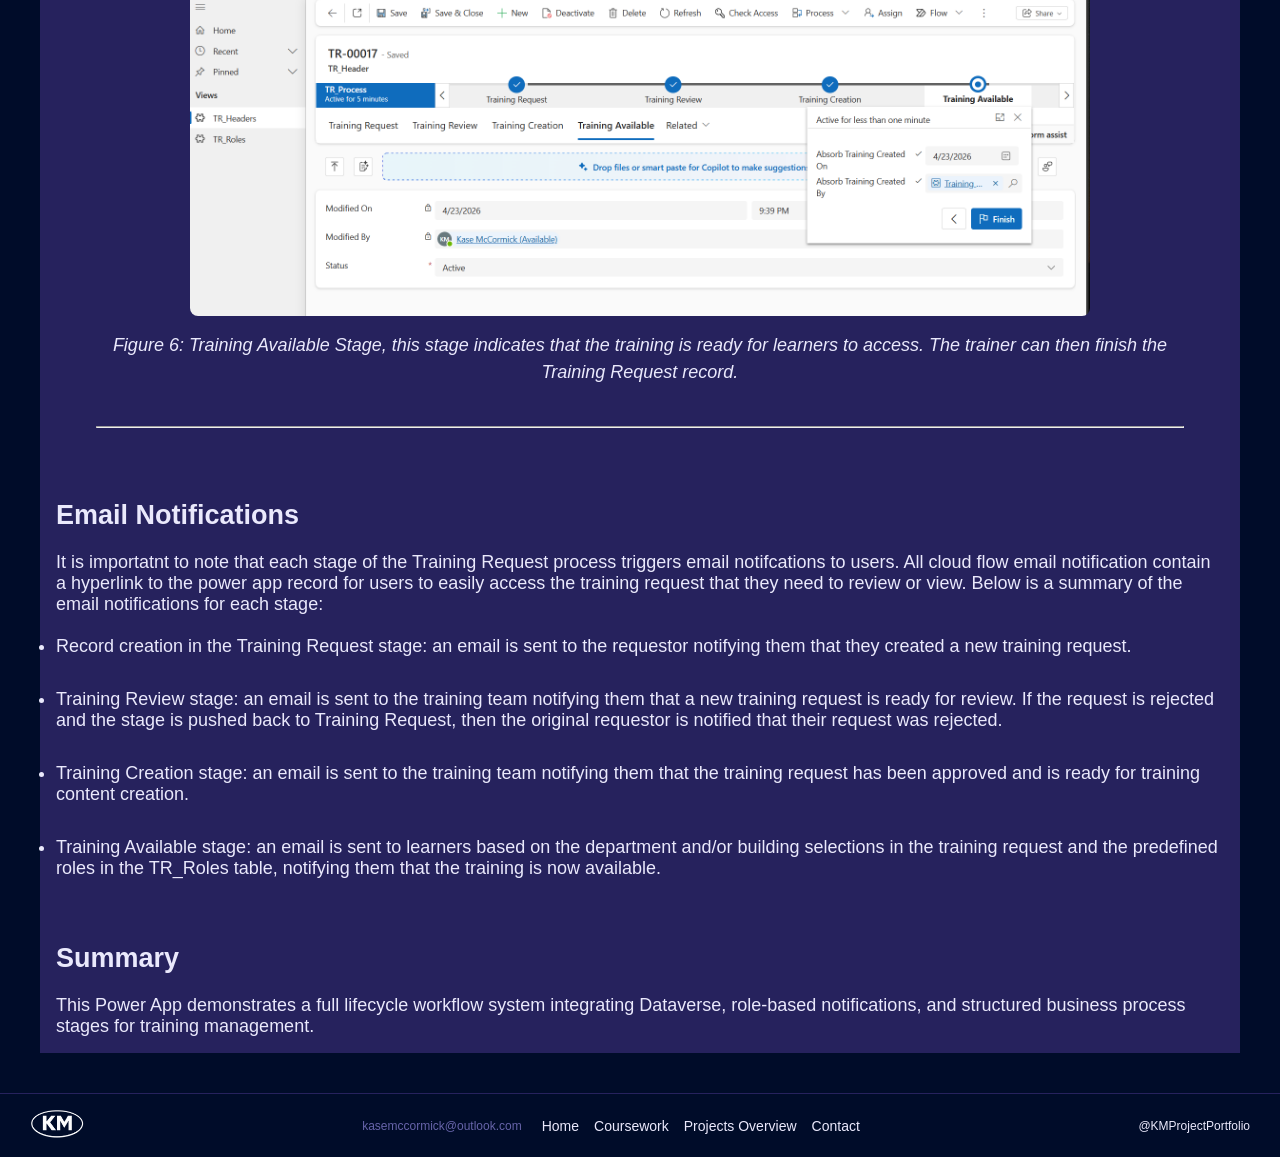
<file: powerapp.html>
<!DOCTYPE html>
<html lang="en">
<head>
    <meta charset="UTF-8">
    <meta name="description" content="Training Request Power App showcase including process flow, data model, and UI walkthrough.">
    <meta name="viewport" content="width=device-width, initial-scale=1.0">
    <title>Power App Development | Training Request</title>
    <link rel="stylesheet" href="style.css">
</head>

<body>

<header>
    <div class="logo"><img src="logo.png" alt="KM Logo"></div>

    <nav>
        <ul>
            <li><a href="index.html">Home</a></li>
            <li><a href="coursework.html">Coursework</a></li>

            <li class="dropdown">
                <a href="projectsoverview.html" class="dropdown-toggle">Projects Overview</a>
                <ul class="dropdown-menu">
                    <li><a href="powerapp.html">Power App Development</a></li>
                    <li><a href="powerbi.html">Power BI Development</a></li>
                </ul>
            </li>

            <li><a href="contact.html">Contact</a></li>
        </ul>
    </nav>
</header>

<div class="container">
    <main>

        <section class="welcome">
            <h1>Training Request Power App Showcase</h1>

            <p>
                A model-driven, request-workflow Power App designed to manage training requests through a structured
                four-stage lifecycle with role-based notifications and Dataverse integration.
            </p>
        </section>
        <br>

        <section class="intro">
            <h2>Application Overview</h2>
            <br>
            <p>
                The Training Request application streamlines submission, review, creation, and publication of training requests and their resulting training materials..
                It is built using a model-driven Power App architecture leveraging Dataverse tables and automated workflows.
            </p>
        <hr>    
        </section>

        <section class="intro">
            <h2>Data Model &amp; Solution Objects</h2>
            <br>
            <p>The solution consists of several objects that are breifly explained below:</p>
        <br>

        <ul>
            <li>
                <strong>TR_Headers (Primary Table)</strong> - Stores all training request records including the title, category, department, building, training document file uploads, and metadata.
            </li>

            <li>
                <strong>TR_Roles</strong> - Contains user-assigned roles used to drive email notifications and approval routing logic. For example, Trainer and Trainer Manager roles receive notifications during the Training Review and Training Creation stages.
            </li>

            <li>
                <strong>App</strong> - The model-driven Power App interface used by end users to create, review, manage, and track training requests.
            </li>

            <li>
                <strong>Choices</strong> - There are 7 global choices which gives the user a drop-down menu selection or multi-selection options.
            </li>

            <li>
                <strong>Cloud Flows</strong> - There are 2 Power Automate cloud flows that trigger on record creation and business process flow stage changes to send email notifications to users based on their assigned roles.
            </li>

            <li>
                <strong>Connection References</strong> - The connection references link to both the Dataverse and Outlook 365 for the cloud flows to access data and send emails.
            </li>

            <li>
                <strong>Environment Variables</strong> - There are two environment variables used to create the url link to the power app in the email notifications.
            </li>

            <li>
                <strong>Processes</strong> - The business process flow guides the Training Request record through the four lifecycle stages.
            </li>

            <li>
                <strong>Security Role</strong> - Access to the app is controlled through a custom security role that grants permissions to the TR_Headers and TR_Roles tables, as well as access to the app itself. Users must be assigned this role to interact with the application.
            </li>

            <li>
                <strong>Site Map</strong> - Navigation structure that organizes tables, dashboards, and pages within the model-driven app.
            </li>
        </ul>
        <br>
        <figure>
            <img src="TrainingRequestSolutionObjects.png" alt="Training Request Solution Objects" class="image">

            <figcaption>Figure 1: Overview of the Training Request Solution Objects</figcaption>
        </figure>
        <hr>
        </section>

        <section class="intro">
            <h2>Process Flow</h2>
            <br>
            <p>The application follows a structured four-stage lifecycle:</p>
            <br>
            <ul>
                <li><strong>Stage 1:</strong> Training Request</li>

                <li><strong>Stage 2:</strong> Training Review</li>

                <li><strong>Stage 3:</strong> Training Creation</li>

                <li><strong>Stage 4:</strong> Training Available</li>
            </ul>
        <hr>    
        </section>

        <section class="intro">
            <h2>Stage Walkthrough</h2>

            <figure class="stage-block">
                    <h3>Training Request Stage</h3>

                    <img src="NewTrainingRequest.png" alt="Training Request stage part 1 screenshot" class="image" style="width:100%; max-width:900px;">

                    <figcaption>Figure 2: Training Request Stage, the requestor fills out the title of the training, category, department, building, due date, training description, and uploads the training document after saving the record.</figcaption>
            </figure>
            <figure class="stage-block">
                    <img src="NewTrainingRequest4.png" alt="Training Request stage part 2 screenshot" class="image" style="width:100%; max-width:900px;">

                    <figcaption>Figure 3: After filling out all required fields, the requestor selects yes for Training Request complete and moves the request to the Training Review stage.</figcaption>            
            </figure>
            <hr>  
            <figure class="stage-block">
                    <h3>Training Request Stage</h3>

                    <img src="TrainingReview.png" alt="Training Review stage screenshot" class="image" style="width:100%; max-width:900px;">

                    <figcaption>Figure 4: Training Review Stage, the reviewer evaluates the training request and either approves or rejects it. If they approve it, the push the request to the Training Creation stage.</figcaption>                
            </figure>
            <hr> 
            <figure class="stage-block">
                    <h3>Training Creation Stage</h3>

                    <img src="TrainingCreation.png" alt="Training Creation stage screenshot" class="image" style="width:100%; max-width:900px;">

                    <figcaption>Figure 5: Training Creation Stage, this stage gives the trainer time to create the training content in a secondary platform. Once they complete the content, they move the record to the Training Available stage.</figcaption>         
       
            </figure>
            <hr> 
            <figure class="stage-block">
                    <h3>Training Available Stage</h3>

                    <img src="TrainingAvailable.png" alt="Training Available stage screenshot" class="image" style="width:100%; max-width:900px;">

                    <figcaption>Figure 6: Training Available Stage, this stage indicates that the training is ready for learners to access. The trainer can then finish the Training Request record.</figcaption>         
       
            </figure>    
            <hr> 
        </section>

        <section class="intro">
            <h2>Email Notifications</h2>
            <br>
            <p>
                It is importatnt to note that each stage of the Training Request process triggers email notifcations to users. All cloud flow email notification contain a hyperlink to the power app record for users to easily access the training request that they need to review or view. Below is a summary of the email notifications for each stage:
            </p>
            <br>
            <ul>
                <li>Record creation in the Training Request stage: an email is sent to the requestor notifying them that they created a new training request.</li>

                <li>Training Review stage: an email is sent to the training team notifying them that a new training request is ready for review. If the request is rejected and the stage is pushed back to Training Request, then the original requestor is notified that their request was rejected.</li>

                <li>Training Creation stage: an email is sent to the training team notifying them that the training request has been approved and is ready for training content creation.</li>

                <li>Training Available stage: an email is sent to learners based on the department and/or building selections in the training request and the predefined roles in the TR_Roles table, notifying them that the training is now available.</li>
            </ul>
        </section>

        <section class="intro">
            <h2>Summary</h2>
            <br>
            <p>
                This Power App demonstrates a full lifecycle workflow system integrating Dataverse,
                role-based notifications, and structured business process stages for training management.
            </p>
        </section>

    </main>
</div>

<footer>
    <div class="footer-left"><img src="logo.png" alt="KM Logo"></div>

    <div class="footer-center">
        <a href="mailto:kasemccormick@outlook.com">kasemccormick@outlook.com</a>
        <nav>
            <a href="index.html">Home</a>
            <a href="coursework.html">Coursework</a>
            <a href="projectsoverview.html">Projects Overview</a>
            <a href="contact.html">Contact</a>
        </nav>
    </div>

    <div class="footer-right">@KMProjectPortfolio</div>
</footer>

</body>
</html>
</file>
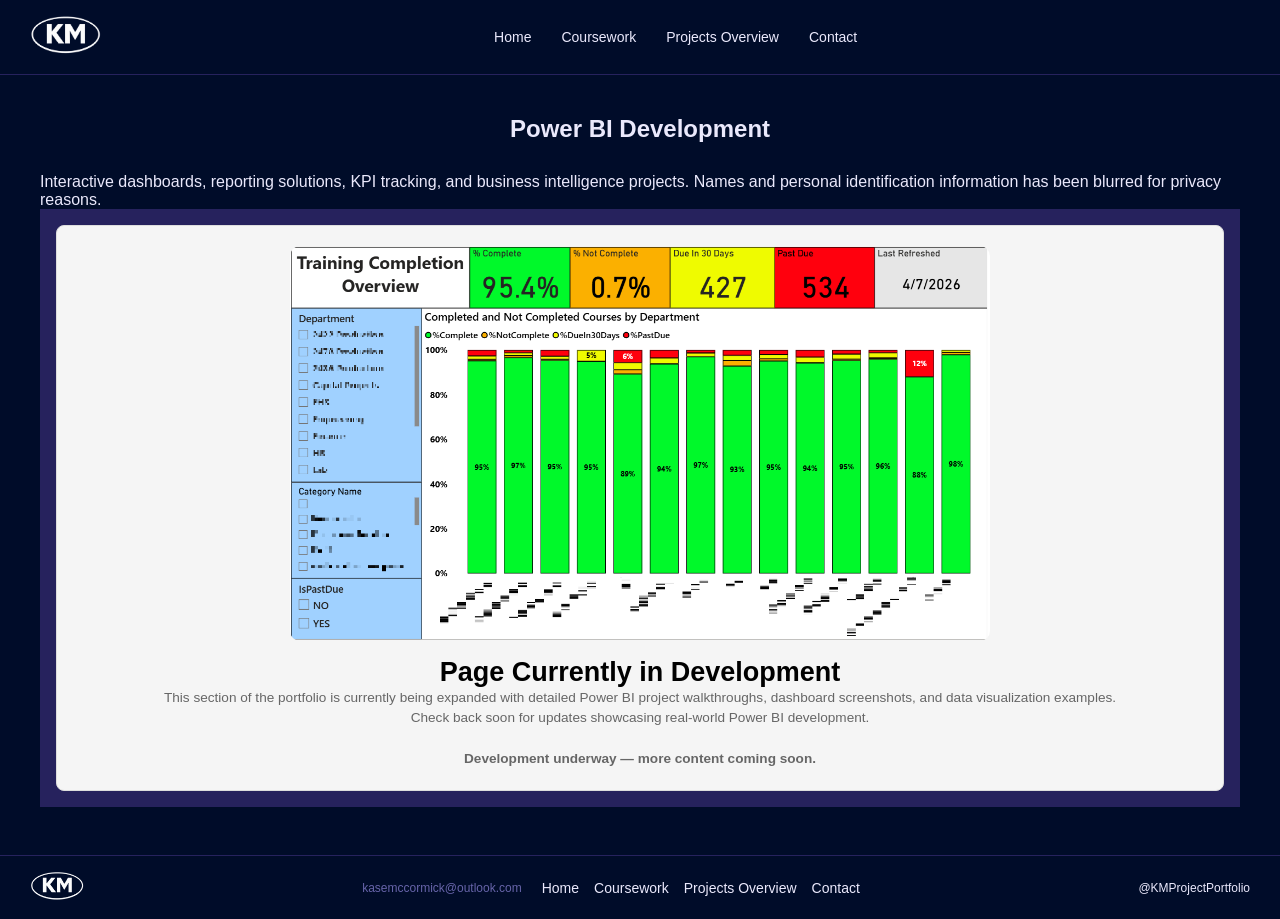
<file: powerbi.html>
<!DOCTYPE html>
<html lang="en">
<head>
    <meta charset="UTF-8">
    <meta name="description" content="Power BI development portfolio page currently under construction.">
    <meta name="viewport" content="width=device-width, initial-scale=1.0">
    <title>Power BI Development | Kase's Project Portfolio</title>
    <link rel="stylesheet" href="style.css">
</head>

<body>

    <header>
        <div class="logo">
            <img src="logo.png" alt="KM Logo">
        </div>

        <nav>
            <ul>
                <li><a href="index.html">Home</a></li>
                <li><a href="coursework.html">Coursework</a></li>

                <li class="dropdown">
                    <a href="projectsoverview.html" class="dropdown-toggle">Projects Overview</a>
                    <ul class="dropdown-menu">
                        <li><a href="powerapp.html">Power App Development</a></li>
                        <li><a href="powerbi.html">Power BI Development</a></li>
                    </ul>
                </li>

                <li><a href="contact.html">Contact</a></li>
            </ul>
        </nav>
    </header>

    <div class="container">
        <main>

            <!-- PAGE TITLE -->
            <section class="welcome">
                <h1>Power BI Development</h1>
                <p>Interactive dashboards, reporting solutions, KPI tracking, and business intelligence projects. Names and personal identification information has been blurred for privacy reasons.</p>
            </section>

            <!-- PLACEHOLDER CARD -->
            <section class="intro">
                <div class="tool-card">

                    <img src="TrainingHome1.png" alt="Power BI Preview"
                         style="width:100%; max-width:700px; border-radius:10px; margin-bottom:1rem;">

                    <h1 style="color:black"><strong>Page Currently in Development</strong></h1>

                    <p>
                        This section of the portfolio is currently being expanded with detailed Power BI project walkthroughs,
                        dashboard screenshots, and data visualization examples.
                    </p>

                    <p>
                        Check back soon for updates showcasing real-world Power BI development.
                    </p>
                    <br>
                    <p><strong>Development underway — more content coming soon.</strong></p>

                </div>
            </section>

        </main>
    </div>

    <footer>
        <div class="footer-left">
            <img src="logo.png" alt="KM Logo">
        </div>

        <div class="footer-center">
            <a href="mailto:kasemccormick@outlook.com">kasemccormick@outlook.com</a>

            <nav>
                <a href="index.html">Home</a>
                <a href="coursework.html">Coursework</a>
                <a href="projectsoverview.html">Projects Overview</a>
                <a href="contact.html">Contact</a>
            </nav>
        </div>

        <div class="footer-right">@KMProjectPortfolio</div>
    </footer>

</body>
</html>
</file>
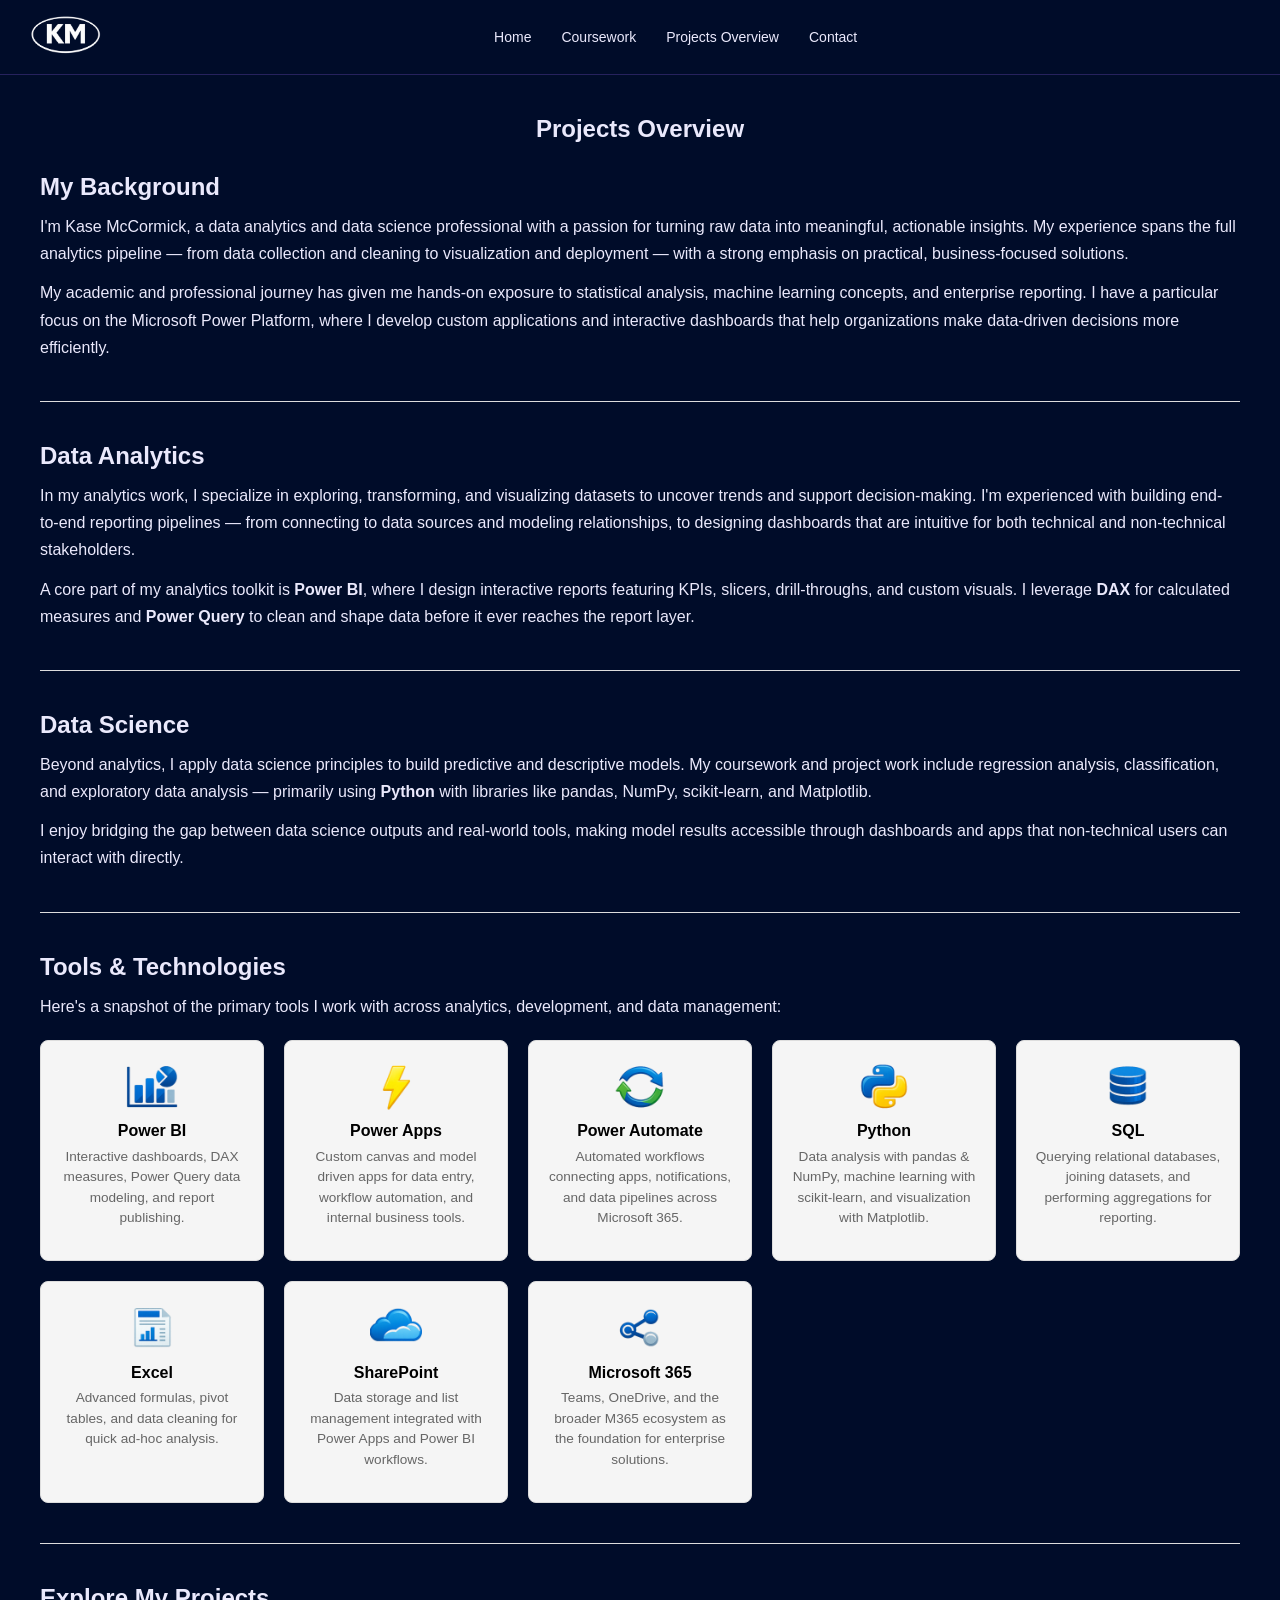
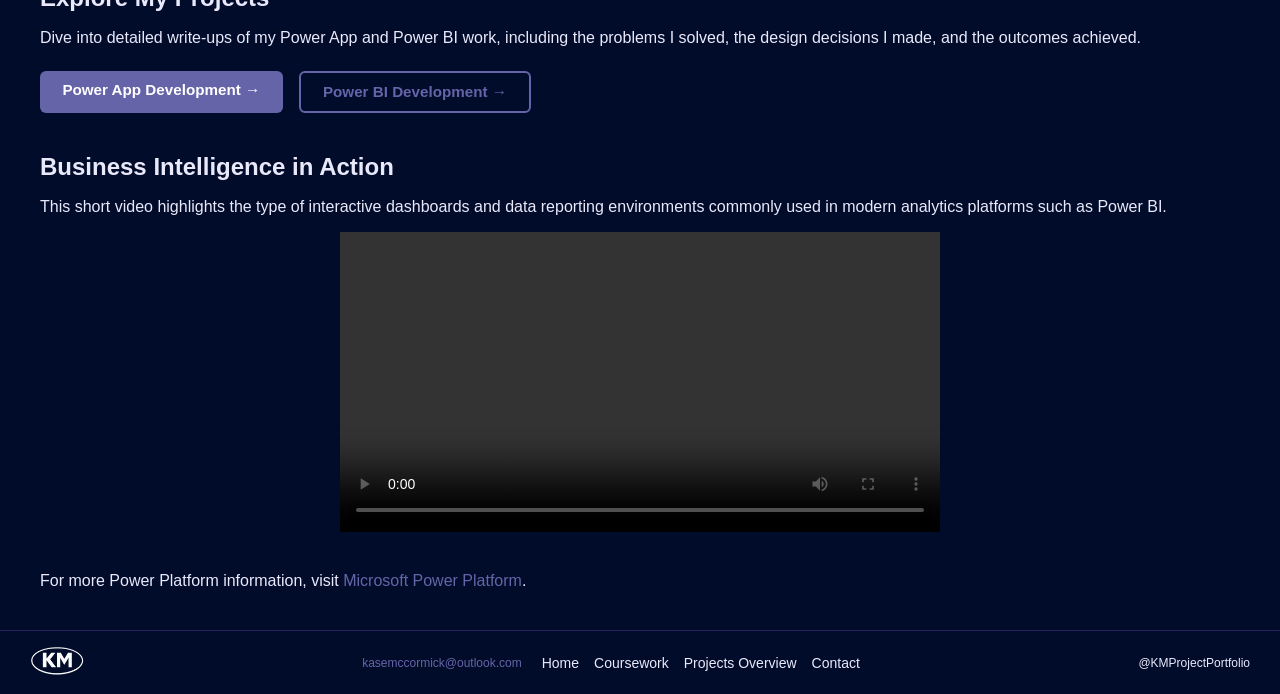
<file: projectsoverview.html>
<!DOCTYPE html>
<html lang="en">
<head>
    <meta charset="UTF-8">
    <meta name="description" content="An overview of Kase McCormick's background in data analytics, data science, and the tools used across Power Apps and Power BI projects.">
    <meta name="viewport" content="width=device-width, initial-scale=1.0">
    <title>Projects Overview | Kase's Project Portfolio</title>
    <link rel="stylesheet" href="style.css">
</head>
<body>
    <header>
        <div class="logo"><img src="logo.png" alt="KM Logo"></div>
        <nav>
            <ul>
                <li><a href="index.html">Home</a></li>
                <li><a href="coursework.html">Coursework</a></li>
                <li class="dropdown">
                    <a href="projectsoverview.html" class="dropdown-toggle">Projects Overview</a>
                    <ul class="dropdown-menu">
                        <li><a href="powerapp.html">Power App Development</a></li>
                        <li><a href="powerbi.html">Power BI Development</a></li>
                    </ul>
                </li>
                <li><a href="contact.html">Contact</a></li>
            </ul>
        </nav>
        <!--
        <div class="search">
            <input type="text" placeholder="Search...">
        </div>
        -->
    </header>

    <!-- MAIN LAYOUT -->
    <div class="container">
        <main>

            <!-- PAGE TITLE -->
            <section class="welcome">
                <h1>Projects Overview</h1>
            </section>

            <!-- BACKGROUND SECTION -->
            <section class="overview-section">
                <h2>My Background</h2>
                <p>
                    I'm Kase McCormick, a data analytics and data science professional with a passion for turning raw data into 
                    meaningful, actionable insights. My experience spans the full analytics pipeline — from data collection and 
                    cleaning to visualization and deployment — with a strong emphasis on practical, business-focused solutions.
                </p>
                <p>
                    My academic and professional journey has given me hands-on exposure to statistical analysis, machine learning 
                    concepts, and enterprise reporting. I have a particular focus on the Microsoft Power Platform, where I develop 
                    custom applications and interactive dashboards that help organizations make data-driven decisions more efficiently.
                </p>
            </section>

            <hr class="section-divider">

            <!-- DATA ANALYTICS SECTION -->
            <section class="overview-section">
                <h2>Data Analytics</h2>
                <p>
                    In my analytics work, I specialize in exploring, transforming, and visualizing datasets to uncover trends and 
                    support decision-making. I'm experienced with building end-to-end reporting pipelines — from connecting to data 
                    sources and modeling relationships, to designing dashboards that are intuitive for both technical and 
                    non-technical stakeholders.
                </p>
                <p>
                    A core part of my analytics toolkit is <strong>Power BI</strong>, where I design interactive reports featuring 
                    KPIs, slicers, drill-throughs, and custom visuals. I leverage <strong>DAX</strong> for calculated measures and 
                    <strong>Power Query</strong> to clean and shape data before it ever reaches the report layer.
                </p>
            </section>

            <hr class="section-divider">

            <!-- DATA SCIENCE SECTION -->
            <section class="overview-section">
                <h2>Data Science</h2>
                <p>
                    Beyond analytics, I apply data science principles to build predictive and descriptive models. My coursework 
                    and project work include regression analysis, classification, and exploratory data analysis — primarily using 
                    <strong>Python</strong> with libraries like pandas, NumPy, scikit-learn, and Matplotlib.
                </p>
                <p>
                    I enjoy bridging the gap between data science outputs and real-world tools, making model results accessible 
                    through dashboards and apps that non-technical users can interact with directly.
                </p>
            </section>

            <hr class="section-divider">

            <!-- TOOLS SECTION -->
            <section class="overview-section">
                <h2>Tools &amp; Technologies</h2>
                <p>Here's a snapshot of the primary tools I work with across analytics, development, and data management:</p>

                <div class="tools-grid">
                    <div class="tool-card">
                        <img src="dashboard.png" alt="Dashboard Icon" class="tool-icon">
                        <h3>Power BI</h3>
                        <p>Interactive dashboards, DAX measures, Power Query data modeling, and report publishing.</p>
                    </div>
                    <div class="tool-card">
                        <img src="performance.png" alt="Power App Icon" class="tool-icon">
                        <h3>Power Apps</h3>
                        <p>Custom canvas and model driven apps for data entry, workflow automation, and internal business tools.</p>
                    </div>
                    <div class="tool-card">
                        <img src="workflow.png" alt="Workflow Icon" class="tool-icon">
                        <h3>Power Automate</h3>
                        <p>Automated workflows connecting apps, notifications, and data pipelines across Microsoft 365.</p>
                    </div>
                    <div class="tool-card">
                        <img src="python.png" alt="Python Icon" class="tool-icon">
                        <h3>Python</h3>
                        <p>Data analysis with pandas & NumPy, machine learning with scikit-learn, and visualization with Matplotlib.</p>
                    </div>
                    <div class="tool-card">
                        <img src="sql.png" alt="SQL Icon" class="tool-icon">
                        <h3>SQL</h3>
                        <p>Querying relational databases, joining datasets, and performing aggregations for reporting.</p>
                    </div>
                    <div class="tool-card">
                        <img src="reports.png" alt="Report Icon" class="tool-icon">
                        <h3>Excel</h3>
                        <p>Advanced formulas, pivot tables, and data cleaning for quick ad-hoc analysis.</p>
                    </div>
                    <div class="tool-card">
                        <img src="cloud.png" alt="Cloud Icon" class="tool-icon">
                        <h3>SharePoint</h3>
                        <p>Data storage and list management integrated with Power Apps and Power BI workflows.</p>
                    </div>
                    <div class="tool-card">
                        <img src="connectivity.png" alt="Connectivity Icon" class="tool-icon">
                        <h3>Microsoft 365</h3>
                        <p>Teams, OneDrive, and the broader M365 ecosystem as the foundation for enterprise solutions.</p>
                    </div>
                </div>
            </section>

            <hr class="section-divider">

            <!-- PROJECT LINKS SECTION -->
            <section class="overview-section">
                <h2>Explore My Projects</h2>
                <p>
                    Dive into detailed write-ups of my Power App and Power BI work, including the problems I solved, 
                    the design decisions I made, and the outcomes achieved.
                </p>
                <div class="project-links">
                    <a href="powerapp.html" class="project-btn">Power App Development →</a>
                    <a href="powerbi.html" class="project-btn secondary">Power BI Development →</a>
                </div>
            </section>

            <div>

            <section class="overview-section">
                <h2>Business Intelligence in Action</h2>

                <p>
                    This short video highlights the type of interactive dashboards and data
                    reporting environments commonly used in modern analytics platforms such
                    as Power BI.
                </p>

                <video controls preload="metadata">
                    <source src="dashboardstockvideo.mp4" type="video/mp4">
                    Your browser does not support the video tag.
                </video>
            </section>

        <p>
            For more Power Platform information, visit <a href="https://www.microsoft.com/en-us/power-platform" target="_blank" rel="noopener noreferrer">Microsoft Power Platform</a>.
        </p>                  
            </div>

        </main>
    </div>

    <!-- FOOTER -->
    <footer>
        <div class="footer-left"><img src="logo.png" alt="KM Logo"></div>
        <div class="footer-center">
            <a href="mailto:kasemccormick@outlook.com">kasemccormick@outlook.com</a>
            <nav>
                <a href="index.html">Home</a>
                <a href="coursework.html">Coursework</a>
                <a href="projectsoverview.html">Projects Overview</a>
                <a href="contact.html">Contact</a>
            </nav>
        </div>
        <div class="footer-right">@KMProjectPortfolio</div>
    </footer>

</body>
</html>
</file>
<file: style.css>
/* COLOR VARIABLES */
:root {
    --text: #eae9fc;
    --background: #000c29;
    --primary: #1453db;
    --secondary: #26225d;
    --accent: #6664a9;
    --accent-dark: #4e4c8a;
    --card-bg: #f5f5f5;
    --card-border: #ddd;
    --card-muted: #666;
}

* {
    margin: 0;
    padding: 0;
    box-sizing: border-box;
}

body {
    font-family: 'Inter', Arial, sans-serif;
    background-color: var(--background);
    color: var(--text);
}

a {
    color: var(--accent);
    text-decoration: none;
}

a:hover {
    color: var(--primary);
}

/* HEADER */
header {
    display: flex;
    align-items: center;
    justify-content: space-between;
    padding: 15px 30px;
    border-bottom: 1px solid var(--secondary);
}

.logo img {
    height: 40px;
    width: auto;
}

/* NAV */
nav {
    flex: 1;
    display: flex;
    justify-content: center;
}

nav ul {
    display: flex;
    list-style: none;
    gap: 30px;
}

nav a {
    color: var(--text);
    font-size: 14px;
    transition: color 0.3s;
}

nav a:hover {
    color: var(--primary);
}

/* DROPDOWN */
.dropdown {
    position: relative;
}

.dropdown-menu {
    display: none;
    position: absolute;
    top: 100%;
    left: 50%;
    transform: translateX(-50%);
    background-color: var(--background);
    border: 1px solid var(--secondary);
    border-radius: 8px;
    padding: 8px 0;
    min-width: 180px;
    z-index: 100;
    flex-direction: column;
}

.dropdown-menu li {
    list-style: none;
}

.dropdown-menu a {
    display: block;
    padding: 10px 16px;
    white-space: nowrap;
    color: var(--text);
    font-size: 14px;
    transition: background-color 0.2s;
}

.dropdown-menu a:hover {
    background-color: rgba(38, 34, 93, 0.6);
}

.dropdown:hover .dropdown-menu {
    display: flex;
}

video {
    width: 600px; 
    max-width: 100%; 
    height: auto;
    display: block;
    margin: 0 auto;
    position: relative;
}

/* LAYOUT */
.container {
    display: flex;
    position: relative;
    min-height: calc(100vh - 120px);
}

main {
    flex: 1;
    padding: 40px;
    position: relative;
    z-index: 1;
}

/* WELCOME */
.welcome h1 {
    text-align: center;
    margin-bottom: 30px;
}

/* CARDS */
.card-container {
    display: flex;
    justify-content: center;
    gap: 30px;
    margin-bottom: 60px;
    position: relative;
    z-index: 2;
}

.card {
    width: 250px;
    height: 120px;
    border: 1px solid var(--secondary);
    border-radius: 15px;
    display: flex;
    align-items: center;
    justify-content: center;
    color: var(--accent);
    background-color: rgba(38, 34, 93, 0.2);
    transition: transform 0.2s, border 0.2s;
    position: relative;
    z-index: 2;
}

.card:hover {
    transform: translateY(-5px);
    border-color: var(--primary);
}

.card img {
    width: 100%;
    height: 100%;
    object-fit: contain;
    border-radius: 15px;
}

.card a {
    display: flex;
    width: 100%;
    height: 100%;
    overflow: hidden;
}

/* HERO */
.hero {
    position: absolute;
    inset: 0;
    z-index: 0;
    overflow: hidden;
}

.hero img {
    width: 100%;
    height: 100%;
    object-fit: cover;
    opacity: 0.2;
    border: 1px solid var(--secondary);
}

/* INTRO */
.intro {
    border: 1px solid var(--secondary);
    background-color: rgba(38, 34, 93, 1.0);
    padding: 15px;
    font-size: 18px;    
}

.intro img {
    display: block;
    margin: 0 auto;
    border-radius:8px;
}

.intro figcaption {
    display: block;
    margin: auto;
    text-align: center;
}

.intro li{
    margin-bottom: 2rem;
}

hr {
    margin: 40px;
}

/* COURSEWORK */
.education-intro {
    text-align: center;
    padding: 15px;
    margin: 10px;
}

.coursework {
    position: relative;
    z-index: 1;
}

.table-spacer {
    height: 40px;
}

.course-table {
    width: 100%;
    border-collapse: collapse;
    font-size: 14px;
}

.course-table thead tr:first-child th {
    background-color: var(--primary);
    font-size: 16px;
    padding: 14px 16px;
    text-align: center;
    letter-spacing: 0.03em;
}

.course-table thead tr:nth-child(2) th {
    background-color: var(--secondary);
    padding: 10px 16px;
    text-align: left;
    font-weight: 600;
    border-bottom: 1px solid var(--accent);
}

.course-table tbody tr {
    border-bottom: 1px solid var(--secondary);
    transition: background-color 0.2s;
}

.course-table tbody tr:hover {
    background-color: rgba(38, 34, 93, 0.4);
}

.course-table td {
    padding: 10px 16px;
    vertical-align: top;
}

.course-table td:first-child {
    color: var(--accent);
    white-space: nowrap;
    font-weight: 500;
}

.course-table td:nth-child(3) {
    text-align: center;
    white-space: nowrap;
}

/* CONTACT */
.contact-section {
    max-width: 700px;
    margin: 0 auto;
    padding: 40px 20px;
}

.contact-section h2 {
    text-align: center;
    margin-bottom: 25px;
    font-size: 22px;
}

.contact-form {
    display: flex;
    flex-direction: column;
    gap: 15px;
    background-color: rgba(38, 34, 93, 0.6);
    padding: 25px;
    border-radius: 12px;
    border: 1px solid var(--secondary);
    max-width: 250px;
    width: 100%;
    margin: 0 auto;
}

.form-row {
    display: flex;
    gap: 15px;
}

.form-group {
    display: flex;
    flex-direction: column;
    flex: 1;
}

/* PROJECTS OVERVIEW */
.overview-section {
    margin-bottom: 2.5rem;
}

.overview-section h2 {
    margin-bottom: 0.75rem;
}

.overview-section p {
    line-height: 1.7;
    margin-bottom: 0.75rem;
}

.section-divider {
    border: none;
    border-top: 1px solid var(--card-border);
    margin: 2.5rem 0;
}

.stage-block {
    margin: 10px;
}

.stage-block figcaption {
    font-style: italic;
    line-height: 1.5;
    margin: 1rem;
}

.tools-grid {
    display: grid;
    grid-template-columns: repeat(auto-fit, minmax(200px, 1fr));
    gap: 1.25rem;
    margin-top: 1.25rem;
}

.tool-card {
    background: var(--card-bg);
    border: 1px solid var(--card-border);
    border-radius: 8px;
    padding: 1.25rem 1rem;
    text-align: center;
    transition: transform 0.2s ease, box-shadow 0.2s ease;
}

.tool-card:hover {
    transform: translateY(-4px);
    box-shadow: 0 6px 18px rgba(0, 0, 0, 0.10);
}

.tool-card .tool-icon {
    font-size: 2rem;
    display: block;
    margin: 0 auto 0.6rem auto;
    width: 52px;
    height: 52px;
    object-fit: contain;
}

.tool-card h3 {
    font-size: 1rem;
    margin-bottom: 0.4rem;
    color: #000;
}

.tool-card p {
    font-size: 0.85rem;
    color: var(--card-muted);
    line-height: 1.5;
}

.project-links {
    display: flex;
    gap: 1rem;
    flex-wrap: wrap;
    margin-top: 1.25rem;
}

.project-btn {
    display: inline-block;
    padding: 0.65rem 1.4rem;
    background: var(--accent);
    color: #fff;
    border-radius: 6px;
    font-weight: 600;
    font-size: 0.95rem;
    transition: background 0.2s ease, transform 0.15s ease;
}

.project-btn:hover {
    background: var(--accent-dark);
    color: #fff;
    transform: translateY(-2px);
}

.project-btn.secondary {
    background: transparent;
    border: 2px solid var(--accent);
    color: var(--accent);
}

.project-btn.secondary:hover {
    background: var(--accent);
    color: #fff;
}

/* FOOTER */
footer {
    display: flex;
    justify-content: space-between;
    align-items: center;
    border-top: 1px solid var(--secondary);
    padding: 15px 30px;
    font-size: 12px;
}

.footer-left img {
    height: 30px;
    width: auto;
}

.footer-center {
    display: flex;
    align-items: center;
    gap: 20px;
}

.footer-center nav {
    display: flex;
    gap: 15px;
}
</file>
